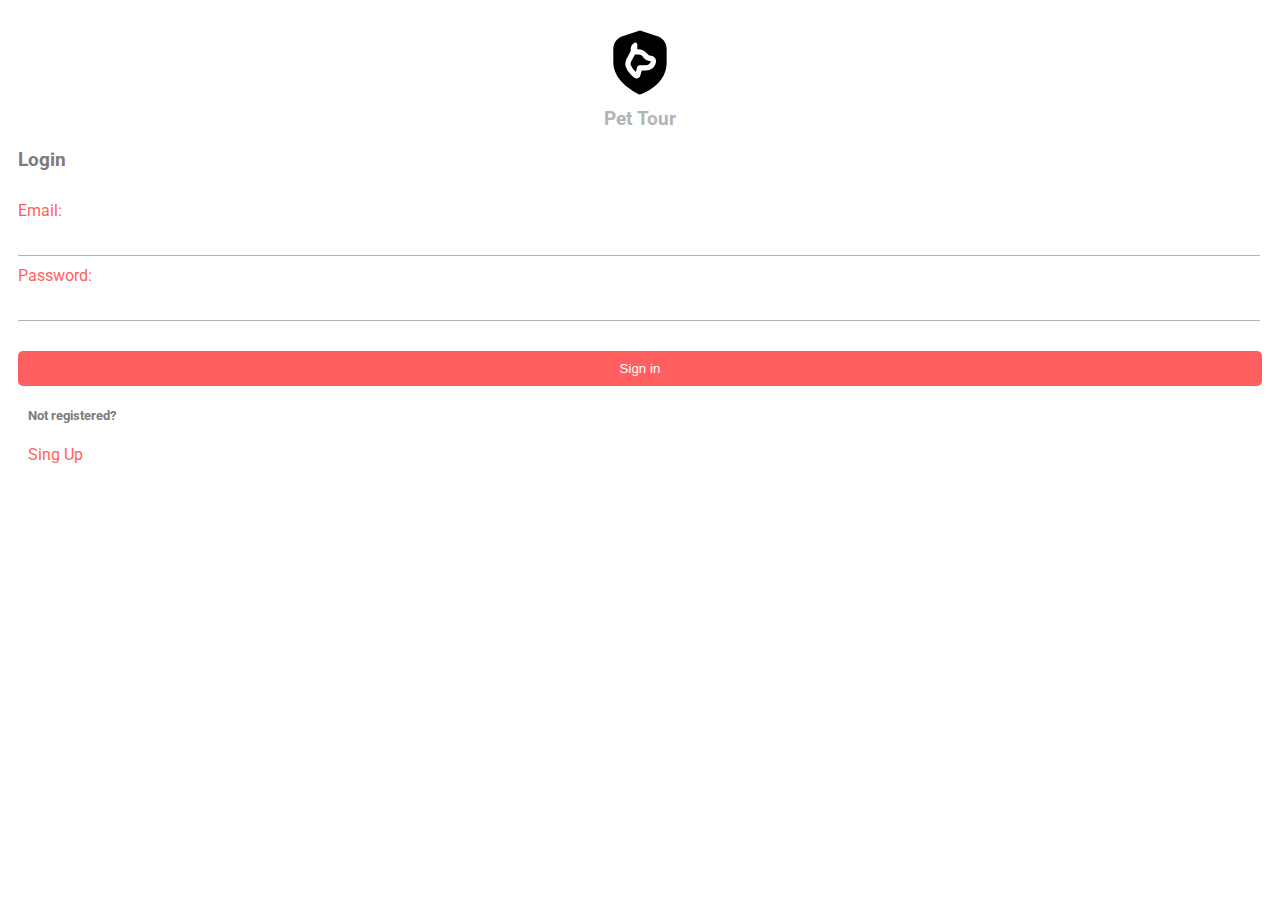
<file: index.html>
<!DOCTYPE html>
<html lang="en">
<head>
    <meta charset="UTF-8">
    <meta name="viewport" content="width=device-width, initial-scale=1.0">
    <title>PassAnimals</title>
    <link rel="stylesheet" href=".//CSS/style.css">
    <link rel="preconnect" href="https://fonts.googleapis.com"><link rel="preconnect" href="https://fonts.gstatic.com" crossorigin><link href="https://fonts.googleapis.com/css2?family=Raleway:wght@700&family=Roboto:wght@400;500;700;900&display=swap" rel="stylesheet">
</head>
<body>
    <div class="Container">
        <div class="contLogoPrin">
            <svg class="logoPrin" xmlns="http://www.w3.org/2000/svg" id="Layer_1" data-name="Layer 1" viewBox="0 0 24 24">
                <path d="m15.995,11.446s.024.093-.04.333c-.193.719-.872,1.221-1.652,1.221h-2.404c-.45,0-.845.301-.964.735l-.5,1.822c-.926-.875-1.573-1.763-1.849-2.551-.147-.421-.101-.922.115-1.355l1.402-2.65h1.14c.768,0,1.465.333,1.819.867.656.992,1.809,1.633,2.935,1.633v-.054Zm6.002-4.574v5.171c0,7.434-7.047,10.848-9.208,11.717,0,0-.483.24-.791.24s-.85-.307-.85-.307c-2.147-1.074-9.153-5.087-9.153-11.65v-5.171c0-2.16,1.377-4.067,3.427-4.746L11.683.051c.205-.067.425-.067.63,0l6.259,2.075c2.05.68,3.427,2.587,3.427,4.746Zm-4.393,3.398c-.562-.733-1.439-.77-1.609-.77-.387,0-.946-.253-1.268-.738-.731-1.104-2.035-1.762-3.486-1.762h-.242v-1.79c0-.503-.517-.851-.979-.654-.894.381-1.521,1.268-1.521,2.302v.895s-1.577,2.983-1.577,2.983c-.468.934-.55,2.002-.225,2.931.577,1.649,1.983,3.066,3.062,3.964.274.228.612.348.956.348.15,0,.301-.023.448-.069.479-.151.844-.531.977-1.015l.52-1.894h1.642c1.684,0,3.157-1.112,3.584-2.704.272-1.017-.003-1.663-.281-2.026Z"/>
            </svg>
            <h3 class="Printitle" >
                Pet Tour
            </h3>   
        </div>

        <div class="loginContainer">
            <h3 class="TextLogin">Login</h3>
            <form id="loginForm">
                <div class="inputGroup">
                    <label class="Text" for="email">Email:</label>
                    <input type="email" id="loginEmail" required>
                </div>
                <div class="inputGroup">
                    <label class="Text" for="password">Password:</label>
                    <input type="password" id="loginPassword" required>
                </div>
                <button class="ButtonLogin" type="submit">Sign in</button>
            </form>
        </div>

        <div class="SingContainer">
            <h5 class="TextRegis">
                Not registered?
            </h5>
            <a class="TextSing" href="SingUp.html">Sing Up</a>
        </div>
    </div>

    <script src="./JS/Login.js"></script>
</body>
</html>
</file>
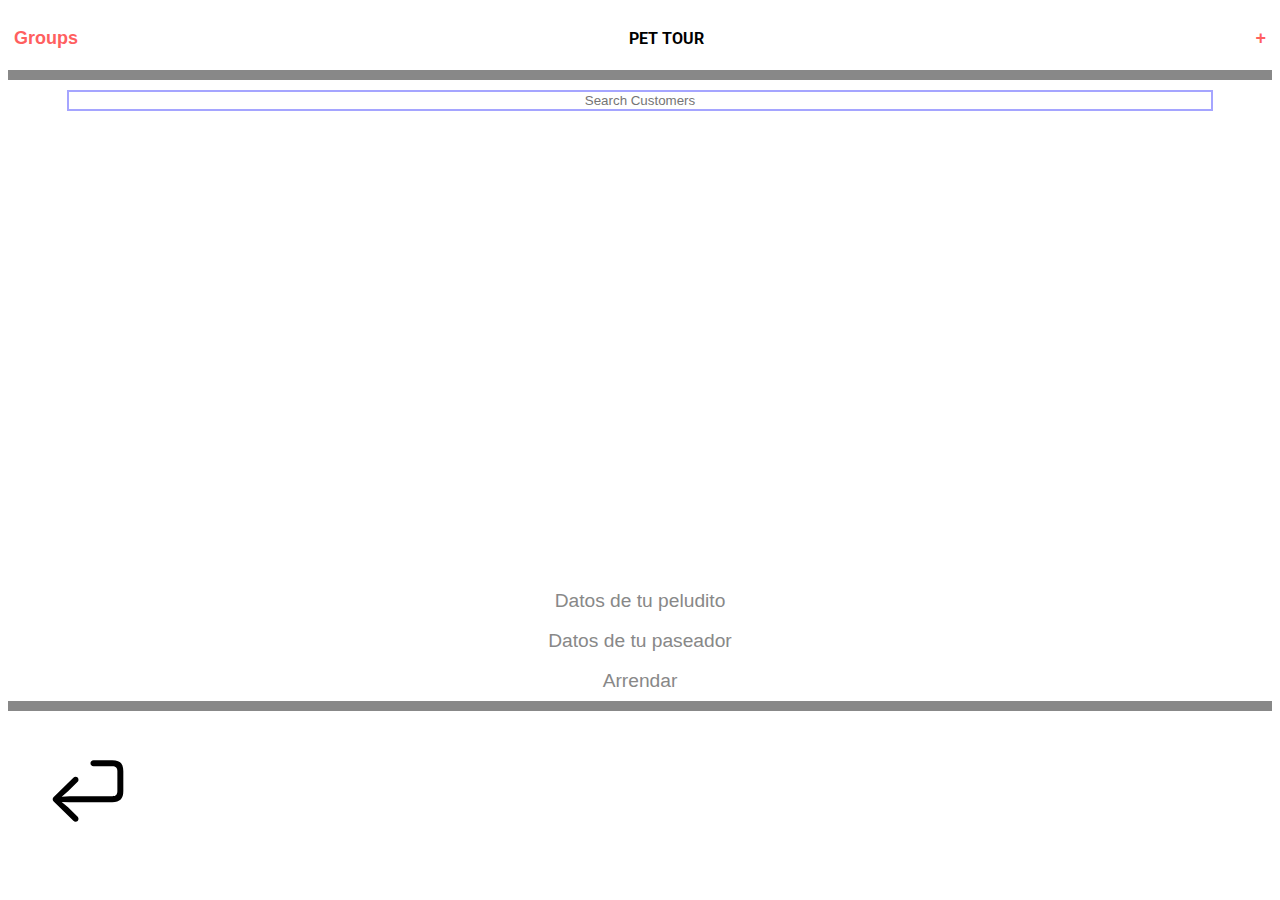
<file: MyPet.html>
<!DOCTYPE html>
<html lang="en">
<head>
    <meta charset="UTF-8">
    <meta name="viewport" content="width=device-width, initial-scale=1.0">
    <title>Document</title>
    <link rel="preconnect" href="https://fonts.googleapis.com"><link rel="preconnect" href="https://fonts.gstatic.com" crossorigin><link href="https://fonts.googleapis.com/css2?family=Raleway:wght@700&family=Roboto:wght@400;500;700;900&display=swap" rel="stylesheet">
    <link rel="stylesheet" href=".//CSS/MyPet.css">
</head>
<body>
    <div class="Container">
        <div class="conPrev">
            <button id="openModalBtn" class="buttonModal">Groups</button>
            <div id="myModal" class="modal">
                <div class="modal-content">
                    <span class="close">&times;</span>
                    <div class="conContru">
                        <h4>sorry, groups are under construction</h4>
                        <svg class="IconContru" xmlns="http://www.w3.org/2000/svg" width="800px" height="800px" viewBox="0 0 24 24" id="Layer_1" data-name="Layer 1"><defs><style>.cls-1{fill:none;stroke:#020202;stroke-miterlimit:10;stroke-width:1.91px;}</style></defs><rect class="cls-1" x="6.6" y="9.98" width="10.8" height="4.05" transform="translate(-4.97 12) rotate(-45)"/><circle class="cls-1" cx="18.68" cy="5.32" r="3.82"/><circle class="cls-1" cx="5.32" cy="18.68" r="3.82"/><path class="cls-1" d="M12,9.14,9.14,12,6.27,9.14H4.36A2.87,2.87,0,0,1,1.5,6.27V4.36l.4.4A2.1,2.1,0,0,0,4.69,5a2,2,0,0,0,.15-3L4.36,1.5H6.27A2.87,2.87,0,0,1,9.14,4.36V6.27Z"/><path class="cls-1" d="M19.64,14.86a2.87,2.87,0,0,1,2.86,2.87v1.91l-.4-.4A2.1,2.1,0,0,0,19.31,19a2,2,0,0,0-.15,3l.48.48H17.73a2.87,2.87,0,0,1-2.87-2.86V17.73L12,14.86,14.86,12l2.87,2.86Z"/></svg>
                    </div>
                </div>
            </div>
            <h4> PET TOUR</h4>
            <button id="openModalBtn2" class="buttonModal">+</button>
            <div id="myModal2" class="modal">
                <div class="modal-content">
                    <span class="close2">&times;</span>
                    <div class="conContru">
                        <h4>Agrega a tu peludito</h4>
                        <form id="nameForm">
                            <div class="contFomr">
                                <label for="firstName">Nombre:</label>
                                <input type="text" class="input" id="firstName" name="firstName" required>
                                <br>
                                <label for="edad">Edad:</label>
                                <input type="text" class="input" id="edad" name="edad" required>
                                <br>
                                <label for="raza">raza:</label>
                                <input type="text" class="input" id="raza" name="raza" required>
                                <br>
                                <button class="buttonAgre" type="submit">Agregar</button>
                            </div>
                        </form>
                    </div>
                </div>
            </div>
        </div>

        <div class="line"></div>
        <input class="inputCus" type="text" placeholder="Search Customers">
        <!-- <svg class="IconLocation" xmlns="http://www.w3.org/2000/svg" width="800px" height="800px" viewBox="0 0 1024 1024" class="icon" version="1.1"><path d="M309.2 584.776h105.5l-49 153.2H225.8c-7.3 0-13.3-6-13.3-13.3 0-2.6 0.8-5.1 2.2-7.3l83.4-126.7c2.5-3.6 6.7-5.9 11.1-5.9z" fill="#FFFFFF"/><path d="M404.5 791.276H225.8c-36.7 0-66.5-29.8-66.5-66.5 0-13 3.8-25.7 11-36.6l83.4-126.7c12.3-18.7 33.1-29.9 55.5-29.9h178.4l-83.1 259.7z m-95.3-206.5c-4.5 0-8.6 2.2-11.1 6l-83.4 126.7c-1.4 2.2-2.2 4.7-2.2 7.3 0 7.3 6 13.3 13.3 13.3h139.9l49-153.2H309.2z" fill="#333333"/><path d="M454.6 584.776h109.6l25.3 153.3H429.3z" fill="#FFFFFF"/><path d="M652.2 791.276H366.6l42.8-259.6h200l42.8 259.6z m-222.9-53.2h160.2l-25.3-153.3H454.6l-25.3 153.3z" fill="#333333"/><path d="M618.6 584.776h105.5c4.5 0 8.6 2.2 11.1 6l83.5 126.7c4 6.1 2.3 14.4-3.8 18.4-2.2 1.4-4.7 2.2-7.3 2.2H667.7l-49.1-153.3z" fill="#FFFFFF"/><path d="M807.6 791.276H628.9l-83.1-259.7h178.4c22.4 0 43.2 11.2 55.5 29.9l83.4 126.7c9.8 14.8 13.2 32.6 9.6 50s-13.7 32.3-28.6 42.1c-10.8 7.2-23.5 11-36.5 11z m-139.9-53.2h139.9c2.6 0 5.1-0.8 7.3-2.2 4-2.6 5.3-6.4 5.7-8.4 0.4-2 0.7-6-1.9-10l-83.4-126.6c-2.5-3.8-6.6-6-11.1-6H618.6l49.1 153.2z" fill="#333333"/><path d="M534.1 639.7C652.5 537.4 711.7 445.8 711.7 365c0-127-102.7-212.1-195-212.1s-195 85.1-195 212.1c0 80.8 59.2 172.3 177.7 274.7 9.9 8.6 24.7 8.6 34.7 0z" fill="#8CAAFF"/><path d="M516.7 672.7c-12.5 0-24.9-4.3-34.8-12.9C356.2 551.2 295.1 454.7 295.1 365c0-142.8 114.6-238.7 221.6-238.7S738.3 222.2 738.3 365c0 89.7-61.1 186.2-186.9 294.8-9.8 8.6-22.3 12.9-34.7 12.9z m0-493.2c-79.7 0-168.4 76.2-168.4 185.5 0 72.3 56.7 158 168.4 254.6C628.5 523 685.1 437.3 685.1 365c0-109.3-88.7-185.5-168.4-185.5z" fill="#333333"/><path d="M516.7 348m-97.5 0a97.5 97.5 0 1 0 195 0 97.5 97.5 0 1 0-195 0Z" fill="#FFFFFF"/><path d="M516.7 472.1c-68.4 0-124.1-55.7-124.1-124.1s55.7-124.1 124.1-124.1S640.8 279.5 640.8 348 585.1 472.1 516.7 472.1z m0-195.1c-39.1 0-70.9 31.8-70.9 70.9 0 39.1 31.8 70.9 70.9 70.9s70.9-31.8 70.9-70.9c0-39.1-31.8-70.9-70.9-70.9z" fill="#333333"/></svg> -->

        <div class="mapouter"><div class="gmap_canvas"><iframe width="820" height="560" id="gmap_canvas" src="https://maps.google.com/maps?q=bogota+colombia+&t=&z=13&ie=UTF8&iwloc=&output=embed" frameborder="0" scrolling="no" marginheight="0" marginwidth="0"></iframe><a href="https://online.stopwatch-timer.net/">timer for kids</a><br><a href="https://textcaseconvert.com/"></a><br><style>.mapouter{position: relative;text-align: right;height: 200px;width: 324px;}</style><a href="https://www.mapembed.net">embedding maps in website</a><style>.gmap_canvas{overflow: hidden;background: none !important;height: 400px;width: 324px;}</style></div></div>
        <div class="contRes">
            <button id="button1" class="ButtonDatos">Datos de tu peludito</button>
            <div id="info1" class="info-div">
                <div id="output" class="conText"></div>
            </div>
            
            <button id="button2" class="ButtonDatos">Datos de tu paseador</button>
            <div id="info2" class="info-div">
                <div class="conText">
                    <label for="">Nombre: Nicolas Cardenas</label> <br>
                    <label for="">Edad: 22 años</label> <br>
                    <label class="text" for="">Puntucacion:   
                        <svg xmlns="http://www.w3.org/2000/svg" width="20px" height="20px" viewBox="0 0 1024 1024" class="icon" version="1.1"><path d="M923.2 429.6H608l-97.6-304-97.6 304H97.6l256 185.6L256 917.6l256-187.2 256 187.2-100.8-302.4z" fill="#FAD97F"/><path d="M1024 396H633.6L512 21.6 390.4 396H0l315.2 230.4-121.6 374.4L512 770.4l316.8 232L707.2 628 1024 396zM512 730.4l-256 187.2 97.6-302.4-256-185.6h315.2l97.6-304 97.6 304h315.2l-256 185.6L768 917.6l-256-187.2z" fill=""/></svg>
                        <svg xmlns="http://www.w3.org/2000/svg" width="20px" height="20px" viewBox="0 0 1024 1024" class="icon" version="1.1"><path d="M923.2 429.6H608l-97.6-304-97.6 304H97.6l256 185.6L256 917.6l256-187.2 256 187.2-100.8-302.4z" fill="#FAD97F"/><path d="M1024 396H633.6L512 21.6 390.4 396H0l315.2 230.4-121.6 374.4L512 770.4l316.8 232L707.2 628 1024 396zM512 730.4l-256 187.2 97.6-302.4-256-185.6h315.2l97.6-304 97.6 304h315.2l-256 185.6L768 917.6l-256-187.2z" fill=""/></svg>
                        <svg xmlns="http://www.w3.org/2000/svg" width="20px" height="20px" viewBox="0 0 1024 1024" class="icon" version="1.1"><path d="M923.2 429.6H608l-97.6-304-97.6 304H97.6l256 185.6L256 917.6l256-187.2 256 187.2-100.8-302.4z" fill="#FAD97F"/><path d="M1024 396H633.6L512 21.6 390.4 396H0l315.2 230.4-121.6 374.4L512 770.4l316.8 232L707.2 628 1024 396zM512 730.4l-256 187.2 97.6-302.4-256-185.6h315.2l97.6-304 97.6 304h315.2l-256 185.6L768 917.6l-256-187.2z" fill=""/></svg>
                        <svg xmlns="http://www.w3.org/2000/svg" width="20px" height="20px" viewBox="0 0 1024 1024" class="icon" version="1.1"><path d="M923.2 429.6H608l-97.6-304-97.6 304H97.6l256 185.6L256 917.6l256-187.2 256 187.2-100.8-302.4z" fill="#FAD97F"/><path d="M1024 396H633.6L512 21.6 390.4 396H0l315.2 230.4-121.6 374.4L512 770.4l316.8 232L707.2 628 1024 396zM512 730.4l-256 187.2 97.6-302.4-256-185.6h315.2l97.6-304 97.6 304h315.2l-256 185.6L768 917.6l-256-187.2z" fill=""/></svg>
                    </label> <br>
                </div>
            </div>
            
            <button id="button3" class="ButtonDatos">Arrendar</button>
            <div id="info3" class="info-div">
                <div class="conText">
                    <label for="">no tienes mas paseadores disponibles</label>
                </div>
            </div>
            
            <div class="line"></div>
            <div class="contReturn">
                
                <a href="./PetTour.html">
                    <svg class="Return" xmlns="http://www.w3.org/2000/svg" fill="#000000" width="800px" height="800px" viewBox="0 0 56 56"><path d="M 19.2811 49.5156 C 20.5233 49.5156 21.3436 48.6719 21.3436 47.4531 C 21.3436 46.8438 21.1561 46.3984 20.7811 46.0234 L 14.0311 39.4375 L 9.5780 35.6406 L 15.0858 35.8750 L 44.9920 35.8750 C 50.4529 35.8750 52.7267 33.3672 52.7267 28.0703 L 52.7267 14.2188 C 52.7267 8.7578 50.4529 6.4844 44.9920 6.4844 L 31.8671 6.4844 C 30.5780 6.4844 29.7342 7.4219 29.7342 8.5703 C 29.7342 9.7188 30.5780 10.6562 31.8671 10.6562 L 44.9920 10.6562 C 47.4764 10.6562 48.5545 11.7344 48.5545 14.2188 L 48.5545 28.0703 C 48.5545 30.6250 47.4764 31.7031 44.9920 31.7031 L 15.0858 31.7031 L 9.5780 31.9375 L 14.0311 28.1406 L 20.7811 21.5547 C 21.1561 21.1797 21.3436 20.7109 21.3436 20.1016 C 21.3436 18.9062 20.5233 18.0391 19.2811 18.0391 C 18.7655 18.0391 18.1561 18.2969 17.7577 18.6953 L 3.9764 32.2188 C 3.5077 32.6640 3.2733 33.2031 3.2733 33.7891 C 3.2733 34.3516 3.5077 34.9140 3.9764 35.3594 L 17.7577 48.8828 C 18.1561 49.2813 18.7655 49.5156 19.2811 49.5156 Z"/></svg>
                </a>
            </div>
        </div>

    </div>

    <script src="./JS/MyPet.js"></script>
</body>
</html>
</file>
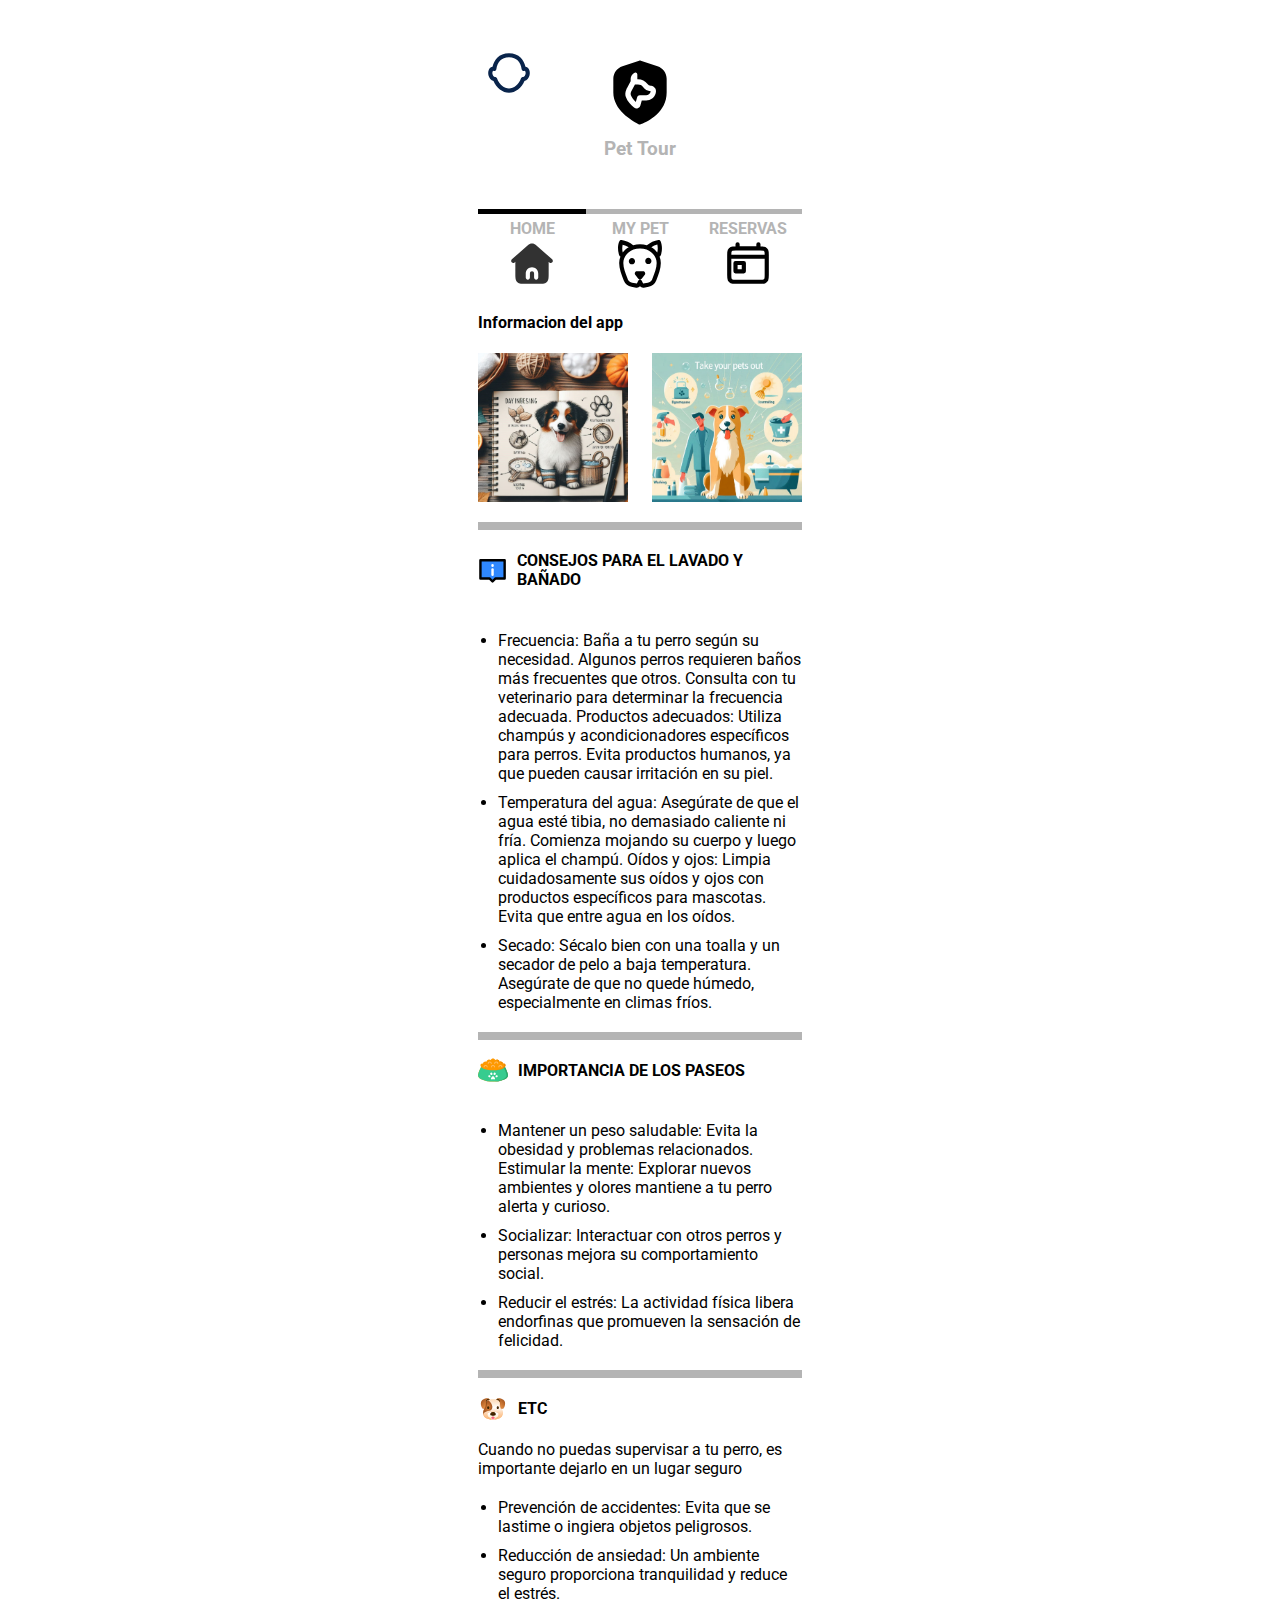
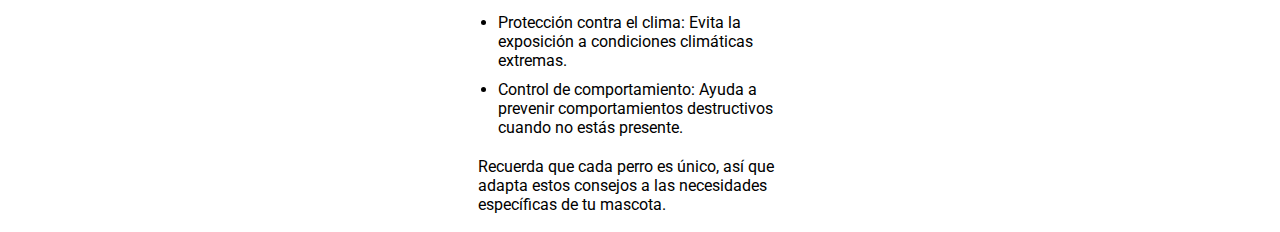
<file: PetTour.html>
<!DOCTYPE html>
<html lang="en">
<head>
    <meta charset="UTF-8">
    <meta name="viewport" content="width=device-width, initial-scale=1.0">
    <title>Document</title>
    <link rel="stylesheet" href=".//CSS/PetTour.css">
    <link rel="preconnect" href="https://fonts.googleapis.com"><link rel="preconnect" href="https://fonts.gstatic.com" crossorigin><link href="https://fonts.googleapis.com/css2?family=Raleway:wght@700&family=Roboto:wght@400;500;700;900&display=swap" rel="stylesheet">
</head>
</head>
<body>
    
<div class="Container">
    <div id="myModal" class="modal">
        <div class="modal-content">
            <span class="close">&times;</span>
            <div class="ContPerfil">
                <svg class="IconPerfil" xmlns="http://www.w3.org/2000/svg" fill="#000000" width="800px" height="800px" viewBox="0 0 56 56">
                    <path d="M23.9048968,47.8098224 C27.1703451,47.8098224 30.2443962,47.1848496 33.12705,45.9349039 C36.0097038,44.6849838 38.5525208,42.9585235 40.7555009,40.7555229 C42.9584809,38.5525217 44.6848958,36.0097022 45.9347455,33.1270644 C47.1849152,30.2444106 47.81,27.1703595 47.81,23.9049112 C47.81,20.6394629 47.1849152,17.5654118 45.9347455,14.682758 C44.6848958,11.8001042 42.9584809,9.25728722 40.7555009,7.05430715 C38.5525208,4.85129509 36.0058001,3.12483221 33.1153387,1.87491852 C30.2248773,0.624972842 27.1469224,0 23.8814741,0 C20.6160258,0 17.5419748,0.624972842 14.6593209,1.87491852 C11.7766671,3.12483221 9.23775392,4.85129509 7.04258141,7.05430715 C4.84737691,9.25728722 3.12481781,11.8001042 1.87490413,14.682758 C0.624968042,17.5654118 1.70520664e-15,20.6394629 1.70520664e-15,23.9049112 C1.70520664e-15,27.1703595 0.624968042,30.2444106 1.87490413,33.1270644 C3.12481781,36.0097022 4.85128069,38.5525217 7.05429275,40.7555229 C9.25730482,42.9585235 11.8001378,44.6849838 14.6827916,45.9349039 C17.5654134,47.1848496 20.6394485,47.8098224 23.9048968,47.8098224 Z M23.9048968,35.9745522 C22.2175037,35.9745522 20.7410268,35.6698814 19.475466,35.0605396 C18.2099052,34.4511979 17.2216728,33.755925 16.5107688,32.974721 C15.7998968,32.1935169 15.4444608,31.5372978 15.4444608,31.0060637 C15.4444608,30.7092164 15.5616382,30.5061078 15.795993,30.396738 C16.0303478,30.2873682 16.2725262,30.2873682 16.5225281,30.396738 C17.413102,30.8654476 18.4247571,31.3263497 19.5574934,31.7794442 C20.6902297,32.2325707 22.1393641,32.459134 23.9048968,32.459134 C25.6548144,32.459134 27.1000451,32.2364905 28.2405889,31.7912036 C29.3811647,31.3459166 30.388932,30.8810948 31.2638908,30.396738 C31.5138608,30.2873682 31.7560231,30.2873682 31.9903779,30.396738 C32.2247328,30.5061078 32.3419102,30.7092164 32.3419102,31.0060637 C32.3419102,31.5372978 31.9903779,32.1935169 31.2873135,32.974721 C30.5842171,33.755925 29.5959846,34.4511979 28.3226163,35.0605396 C27.0492479,35.6698814 25.5766748,35.9745522 23.9048968,35.9745522 Z M16.7334282,21.7018831 C15.9834864,21.7018831 15.3233636,21.3933085 14.7530597,20.7761592 C14.1827877,20.1590099 13.8976518,19.3660945 13.8976518,18.397413 C13.8976518,17.4130844 14.178884,16.6084417 14.7413483,15.9834848 C15.3038127,15.358528 15.9678393,15.0460496 16.7334282,15.0460496 C17.5146323,15.0460496 18.1942901,15.358528 18.7724015,15.9834848 C19.350481,16.6084417 19.6395208,17.4130844 19.6395208,18.397413 C19.6395208,19.3660945 19.3465612,20.1590099 18.7606422,20.7761592 C18.1747552,21.3933085 17.4990172,21.7018831 16.7334282,21.7018831 Z M31.0529427,21.7018831 C30.3030009,21.7018831 29.6389742,21.3933085 29.0608628,20.7761592 C28.4827833,20.1590099 28.1937435,19.3660945 28.1937435,18.397413 C28.1937435,17.4130844 28.4788795,16.6084417 29.0491514,15.9834848 C29.6194233,15.358528 30.2873538,15.0460496 31.0529427,15.0460496 C31.8341467,15.0460496 32.5137885,15.358528 33.091868,15.9834848 C33.6699795,16.6084417 33.9590352,17.4130844 33.9590352,18.397413 C33.9590352,19.3660945 33.6660757,20.1590099 33.0801566,20.7761592 C32.4942696,21.3933085 31.8185316,21.7018831 31.0529427,21.7018831 Z" transform="translate(4 4)"/>
                </svg>
                <h4 class="NamePerfil">Nicolas Cardenas</h4>
                <label class="TextPerfil" for="">Nicolas.cardenas@gmail.com</label>
            </div>
            <ul class="list">
                <li>
                    <a href="./PetTour.html">
                            <div class="secPerfil">
                            <svg class="printPerfil" xmlns="http://www.w3.org/2000/svg" width="800px" height="800px" viewBox="0 0 24 24" fill="none">
                                <rect width="24" height="24" fill="white"/>
                                <path class="printPerfil" fill-rule="evenodd" clip-rule="evenodd" d="M13.9931 3.43368C12.8564 2.42331 11.1436 2.42331 10.0069 3.43368L2.33565 10.2526C1.92286 10.6195 1.88568 11.2516 2.2526 11.6644C2.61952 12.0771 3.25159 12.1143 3.66437 11.7474L4.00001 11.4491L4.00001 17.0658C3.99996 17.9523 3.99992 18.7161 4.08215 19.3278C4.17028 19.9833 4.36903 20.6117 4.87869 21.1213C5.38835 21.631 6.0167 21.8297 6.67222 21.9179C7.28388 22.0001 8.04769 22 8.93418 22H15.0658C15.9523 22 16.7161 22.0001 17.3278 21.9179C17.9833 21.8297 18.6117 21.631 19.1213 21.1213C19.631 20.6117 19.8297 19.9833 19.9179 19.3278C20.0001 18.7161 20.0001 17.9523 20 17.0659L20 11.4491L20.3356 11.7474C20.7484 12.1143 21.3805 12.0771 21.7474 11.6644C22.1143 11.2516 22.0772 10.6195 21.6644 10.2526L13.9931 3.43368ZM12 16C11.4477 16 11 16.4477 11 17V19C11 19.5523 10.5523 20 10 20C9.44772 20 9 19.5523 9 19V17C9 15.3431 10.3431 14 12 14C13.6569 14 15 15.3431 15 17V19C15 19.5523 14.5523 20 14 20C13.4477 20 13 19.5523 13 19V17C13 16.4477 12.5523 16 12 16Z" fill="#323232"/>
                            </svg>
                            <label for="">Home</label>
                            <label for="" class="simbol"><</label>
                        </div>
                    </a>
                </li>
                <li>
                    <a href="./Reports.html">
                            <div class="secPerfil">
                                <svg class="printPerfil" xmlns="http://www.w3.org/2000/svg" width="800px" height="800px" viewBox="0 0 24 24">

                                    <defs>
                                    
                                    <style>.cls-1{fill:none;stroke:#000000;stroke-linecap:round;stroke-linejoin:round;stroke-width:1.5px;}</style>
                                    
                                    </defs>
                                    
                                    <g id="ic-statistics-2">
                                    
                                    <line class="cls-1 printPerfil" x1="2" y1="20" x2="22" y2="20"/>
                                    
                                    <path class="cls-1 printPerfil" d="M5,20V8.2A.2.2,0,0,1,5.2,8H7.8a.2.2,0,0,1,.2.2V20"/>
                                    
                                    <path class="cls-1 printPerfil" d="M11,20V4.27c0-.15.09-.27.2-.27h2.6c.11,0,.2.12.2.27V20"/>
                                    
                                    <path class="cls-1 printPerfil" d="M17,20V11.15c0-.08.09-.15.2-.15h2.6c.11,0,.2.07.2.15V20"/>
                                    
                                    </g>
                                    
                                    </svg>
                            <label for="">Reports</label>
                            <label for="" class="simbol">></label>
                        </div>
                    </a>
                </li>
                <li>
                    <a href="./MyPet.html">
                            <div class="secPerfil">
                                <svg class="printPerfil" xmlns="http://www.w3.org/2000/svg" fill="#000000" width="800px" height="800px" viewBox="-1.5 0 19 19" class="cf-icon-svg"><path d="M4.086 7.9a1.91 1.91 0 0 1-.763 2.52c-.81.285-1.782-.384-2.17-1.492a1.91 1.91 0 0 1 .762-2.521c.81-.285 1.782.384 2.171 1.492zm6.521 7.878a2.683 2.683 0 0 1-1.903-.788.996.996 0 0 0-1.408 0 2.692 2.692 0 0 1-3.807-3.807 6.377 6.377 0 0 1 9.022 0 2.692 2.692 0 0 1-1.904 4.595zM7.73 6.057c.127 1.337-.563 2.496-1.54 2.588-.977.092-1.872-.917-1.998-2.254-.127-1.336.563-2.495 1.54-2.587.977-.093 1.871.916 1.998 2.253zm.54 0c-.127 1.337.563 2.496 1.54 2.588.977.092 1.871-.917 1.998-2.254.127-1.336-.563-2.495-1.54-2.587-.977-.093-1.872.916-1.998 2.253zm3.644 1.842a1.91 1.91 0 0 0 .763 2.522c.81.284 1.782-.385 2.17-1.493a1.91 1.91 0 0 0-.762-2.521c-.81-.285-1.782.384-2.171 1.492z"/></svg>
                            <label for="">My Pet</label>
                            <label for="" class="simbol">></label>
                        </div>
                    </a>
                </li>
                <li>
                    <a href="./reservas.html">
                            <div class="secPerfil">
                                <svg class="printPerfil" xmlns="http://www.w3.org/2000/svg" fill="#000000" width="20px" height="20px" viewBox="0 0 32 32" version="1.1">
                                    <path d="M27.267 11.489c0.21 6.687-10.266 11.384-11.25 15.056-1.075-4.011-11.060-8.078-11.283-15.056-0.214-6.701 8.047-8.155 11.283-2.55 3.316-5.743 11.043-4.039 11.25 2.55z"/>
                                </svg>
                            <label for="">Bookings</label>
                            <label for="" class="simbol">></label>
                        </div>
                    </a>
                </li>
            </ul>
            <a href="./index.html">
                <svg class="Return" xmlns="http://www.w3.org/2000/svg" fill="#000000" width="800px" height="800px" viewBox="0 0 56 56"><path d="M 19.2811 49.5156 C 20.5233 49.5156 21.3436 48.6719 21.3436 47.4531 C 21.3436 46.8438 21.1561 46.3984 20.7811 46.0234 L 14.0311 39.4375 L 9.5780 35.6406 L 15.0858 35.8750 L 44.9920 35.8750 C 50.4529 35.8750 52.7267 33.3672 52.7267 28.0703 L 52.7267 14.2188 C 52.7267 8.7578 50.4529 6.4844 44.9920 6.4844 L 31.8671 6.4844 C 30.5780 6.4844 29.7342 7.4219 29.7342 8.5703 C 29.7342 9.7188 30.5780 10.6562 31.8671 10.6562 L 44.9920 10.6562 C 47.4764 10.6562 48.5545 11.7344 48.5545 14.2188 L 48.5545 28.0703 C 48.5545 30.6250 47.4764 31.7031 44.9920 31.7031 L 15.0858 31.7031 L 9.5780 31.9375 L 14.0311 28.1406 L 20.7811 21.5547 C 21.1561 21.1797 21.3436 20.7109 21.3436 20.1016 C 21.3436 18.9062 20.5233 18.0391 19.2811 18.0391 C 18.7655 18.0391 18.1561 18.2969 17.7577 18.6953 L 3.9764 32.2188 C 3.5077 32.6640 3.2733 33.2031 3.2733 33.7891 C 3.2733 34.3516 3.5077 34.9140 3.9764 35.3594 L 17.7577 48.8828 C 18.1561 49.2813 18.7655 49.5156 19.2811 49.5156 Z"/></svg>
            </a>

        </div>
    </div>
        <div class="contLogoPrin">
            <div class="conButton">
                <button id="openModalBtn" class="openModalBtn">
                    <svg class="OpenModal" xmlns="http://www.w3.org/2000/svg" xmlns:xlink="http://www.w3.org/1999/xlink" width="800px" height="800px" viewBox="0 0 24 24" version="1.1">
                        <g id="页面-1" stroke="none" stroke-width="1" fill="none" fill-rule="evenodd">
                            <g id="Part" transform="translate(-240.000000, 0.000000)">
                                <g class="OpenModal" id="face_line" transform="translate(240.000000, 0.000000)">
                                    <path d="M24,0 L24,24 L0,24 L0,0 L24,0 Z M12.5934901,23.257841 L12.5819402,23.2595131 L12.5108777,23.2950439 L12.4918791,23.2987469 L12.4918791,23.2987469 L12.4767152,23.2950439 L12.4056548,23.2595131 C12.3958229,23.2563662 12.3870493,23.2590235 12.3821421,23.2649074 L12.3780323,23.275831 L12.360941,23.7031097 L12.3658947,23.7234994 L12.3769048,23.7357139 L12.4804777,23.8096931 L12.4953491,23.8136134 L12.4953491,23.8136134 L12.5071152,23.8096931 L12.6106902,23.7357139 L12.6232938,23.7196733 L12.6232938,23.7196733 L12.6266527,23.7031097 L12.609561,23.275831 C12.6075724,23.2657013 12.6010112,23.2592993 12.5934901,23.257841 L12.5934901,23.257841 Z M12.8583906,23.1452862 L12.8445485,23.1473072 L12.6598443,23.2396597 L12.6498822,23.2499052 L12.6498822,23.2499052 L12.6471943,23.2611114 L12.6650943,23.6906389 L12.6699349,23.7034178 L12.6699349,23.7034178 L12.678386,23.7104931 L12.8793402,23.8032389 C12.8914285,23.8068999 12.9022333,23.8029875 12.9078286,23.7952264 L12.9118235,23.7811639 L12.8776777,23.1665331 C12.8752882,23.1545897 12.8674102,23.1470016 12.8583906,23.1452862 L12.8583906,23.1452862 Z M12.1430473,23.1473072 C12.1332178,23.1423925 12.1221763,23.1452606 12.1156365,23.1525954 L12.1099173,23.1665331 L12.0757714,23.7811639 C12.0751323,23.7926639 12.0828099,23.8018602 12.0926481,23.8045676 L12.108256,23.8032389 L12.3092106,23.7104931 L12.3186497,23.7024347 L12.3186497,23.7024347 L12.3225043,23.6906389 L12.340401,23.2611114 L12.337245,23.2485176 L12.337245,23.2485176 L12.3277531,23.2396597 L12.1430473,23.1473072 Z" id="MingCute" fill-rule="nonzero">
                                        
                                    </path>
                                    <path class="Icon" d="M7.7752,5.57341 C6.80489,6.55 6.178,7.96828 5.92537,9.69938 C5.88358,9.98571 5.71982,10.2399 5.47637,10.3963 C5.23292,10.5527 4.93366,10.596 4.65587,10.515 C4.37937,10.4343 4.20622,10.6867 4.1192,10.921 C4.00625,11.225 3.97168,11.6661 4.10296,12.156 C4.21695,12.5814 4.61995,13.4658 5.19309,13.4126 C5.65296,13.37 6.08222,13.6478 6.23164,14.0848 C7.24788,17.0569 9.79892,19 12,19 C14.2011,19 16.7523,17.0568 17.7684,14.0845 C17.9182,13.6464 18.3491,13.3684 18.81,13.4125 C19.3833,13.4674 19.7872,12.5809 19.901,12.156 C20.0323,11.666 19.9977,11.225 19.8848,10.921 C19.7974,10.6859 19.6238,10.4338 19.3467,10.5154 C19.0687,10.5972 18.7688,10.5545 18.5248,10.3981 C18.2808,10.2417 18.1166,9.9872 18.0747,9.70041 C17.8222,7.96902 17.1954,6.55048 16.2251,5.5737 C15.2723,4.61465 13.909,4 12,4 C10.0911,4 8.72792,4.61453 7.7752,5.57341 Z M6.35644,4.16376 C7.72691,2.78442 9.62165,2 12,2 C14.3786,2 16.2734,2.78458 17.6439,4.16417 C18.7996,5.32746 19.5237,6.85385 19.8944,8.53712 C19.9489,8.5475 20.0034,8.55995 20.0578,8.57455 C20.9268,8.80739 21.487,9.4907 21.7596,10.2244 C22.0331,10.9607 22.0589,11.8299 21.8329,12.6736 C21.5159,13.8566 20.6679,15.0237 19.4309,15.3392 C18.0793,18.589 15.0863,21 12,21 C8.91331,21 5.92,18.5884 4.56863,15.338 C3.33385,15.0207 2.48774,13.8553 2.17111,12.6736 C1.94504,11.8299 1.97085,10.9607 2.24441,10.2244 C2.51701,9.49071 3.07715,8.8074 3.94612,8.57455 C3.9992,8.56033 4.0523,8.54815 4.10534,8.53792 C4.4761,6.85415 5.20039,5.32729 6.35644,4.16376 Z" id="形状" fill="#09244B">
                                        
                                    </path>
                                </g>
                            </g>
                        </g>
                    </svg>
                </button>
            </div>
            <svg class="logoPrin" xmlns="http://www.w3.org/2000/svg" id="Layer_1" data-name="Layer 1" viewBox="0 0 24 24">
                <path d="m15.995,11.446s.024.093-.04.333c-.193.719-.872,1.221-1.652,1.221h-2.404c-.45,0-.845.301-.964.735l-.5,1.822c-.926-.875-1.573-1.763-1.849-2.551-.147-.421-.101-.922.115-1.355l1.402-2.65h1.14c.768,0,1.465.333,1.819.867.656.992,1.809,1.633,2.935,1.633v-.054Zm6.002-4.574v5.171c0,7.434-7.047,10.848-9.208,11.717,0,0-.483.24-.791.24s-.85-.307-.85-.307c-2.147-1.074-9.153-5.087-9.153-11.65v-5.171c0-2.16,1.377-4.067,3.427-4.746L11.683.051c.205-.067.425-.067.63,0l6.259,2.075c2.05.68,3.427,2.587,3.427,4.746Zm-4.393,3.398c-.562-.733-1.439-.77-1.609-.77-.387,0-.946-.253-1.268-.738-.731-1.104-2.035-1.762-3.486-1.762h-.242v-1.79c0-.503-.517-.851-.979-.654-.894.381-1.521,1.268-1.521,2.302v.895s-1.577,2.983-1.577,2.983c-.468.934-.55,2.002-.225,2.931.577,1.649,1.983,3.066,3.062,3.964.274.228.612.348.956.348.15,0,.301-.023.448-.069.479-.151.844-.531.977-1.015l.52-1.894h1.642c1.684,0,3.157-1.112,3.584-2.704.272-1.017-.003-1.663-.281-2.026Z"/>
            </svg>
            <h3 class="Printitle" >
                Pet Tour
            </h3>   
        </div>
        <div class="conBarra">
            <div class="contPrint">
                <div class="barraHome barra"></div>
                <h4 class="textBarra">HOME</h4>
                <div class="contSvg">
                    <a href="">
                        <svg class="print" xmlns="http://www.w3.org/2000/svg" width="800px" height="800px" viewBox="0 0 24 24" fill="none">
                            <rect width="24" height="24" fill="white"/>
                            <path fill-rule="evenodd" clip-rule="evenodd" d="M13.9931 3.43368C12.8564 2.42331 11.1436 2.42331 10.0069 3.43368L2.33565 10.2526C1.92286 10.6195 1.88568 11.2516 2.2526 11.6644C2.61952 12.0771 3.25159 12.1143 3.66437 11.7474L4.00001 11.4491L4.00001 17.0658C3.99996 17.9523 3.99992 18.7161 4.08215 19.3278C4.17028 19.9833 4.36903 20.6117 4.87869 21.1213C5.38835 21.631 6.0167 21.8297 6.67222 21.9179C7.28388 22.0001 8.04769 22 8.93418 22H15.0658C15.9523 22 16.7161 22.0001 17.3278 21.9179C17.9833 21.8297 18.6117 21.631 19.1213 21.1213C19.631 20.6117 19.8297 19.9833 19.9179 19.3278C20.0001 18.7161 20.0001 17.9523 20 17.0659L20 11.4491L20.3356 11.7474C20.7484 12.1143 21.3805 12.0771 21.7474 11.6644C22.1143 11.2516 22.0772 10.6195 21.6644 10.2526L13.9931 3.43368ZM12 16C11.4477 16 11 16.4477 11 17V19C11 19.5523 10.5523 20 10 20C9.44772 20 9 19.5523 9 19V17C9 15.3431 10.3431 14 12 14C13.6569 14 15 15.3431 15 17V19C15 19.5523 14.5523 20 14 20C13.4477 20 13 19.5523 13 19V17C13 16.4477 12.5523 16 12 16Z" fill="#323232"/>
                        </svg>
                    </a>
                </div>
            </div>
            <div class="contPrint">
                <div class="contPrintHo">
                    <div class="barra barraDoCa"></div>
                    <h4 class="textBarra"> MY PET</h4>
                    <div class="contSvg">
                        <a href="./MyPet.html">
                            <svg class="print" xmlns="http://www.w3.org/2000/svg" width="800px" height="800px" viewBox="0 0 24 24" fill="none">
                                <path class="print" fill-rule="evenodd" clip-rule="evenodd" d="M3.15452 1.01195C5.11987 1.32041 7.17569 2.2474 8.72607 3.49603C9.75381 3.17407 10.8558 2.99995 12 2.99995C13.1519 2.99995 14.261 3.17641 15.2946 3.5025C16.882 2.27488 18.8427 1.31337 20.8354 1.01339C21.2596 0.95092 21.7008 1.16534 21.8945 1.55273C22.6719 3.38958 22.6983 5.57987 22.2202 7.49248L22.2128 7.52213C22.0847 8.03536 21.9191 8.69868 21.3876 8.92182C21.7827 9.89315 22 10.9466 22 12.0526C22 14.825 20.8618 17.6774 19.8412 20.2348L19.8412 20.2348L19.7379 20.4936C19.1182 22.0486 17.7316 23.1196 16.125 23.418L13.8549 23.8397C13.1549 23.9697 12.4562 23.7172 12 23.2082C11.5438 23.7172 10.8452 23.9697 10.1452 23.8397L7.87506 23.418C6.26852 23.1196 4.88189 22.0486 4.26214 20.4936L4.15891 20.2348C3.13833 17.6774 2.00004 14.825 2.00004 12.0526C2.00004 10.9466 2.21737 9.89315 2.6125 8.92182C2.08046 8.69845 1.91916 8.05124 1.7909 7.53658L1.7799 7.49248C1.32311 5.66527 1.23531 3.2968 2.10561 1.55273C2.29827 1.16741 2.72906 0.945855 3.15452 1.01195ZM6.58478 4.44052C5.45516 5.10067 4.47474 5.9652 3.71373 6.98132C3.41572 5.76461 3.41236 4.41153 3.67496 3.18754C4.68842 3.48029 5.68018 3.89536 6.58478 4.44052ZM20.2863 6.98133C19.5303 5.97184 18.5577 5.11195 17.4374 4.45347C18.3364 3.9005 19.3043 3.45749 20.3223 3.17455C20.5884 4.40199 20.5853 5.76068 20.2863 6.98133ZM8.85364 5.56694C9.81678 5.20285 10.8797 4.99995 12 4.99995C13.1204 4.99995 14.1833 5.20285 15.1464 5.56694C18.0554 6.66661 20 9.1982 20 12.0526C20 14.4676 18.9891 16.9876 18.0863 19.238L18.0862 19.2382C18.0167 19.4115 17.9478 19.5832 17.8801 19.7531C17.5291 20.6338 16.731 21.2712 15.7597 21.4516L13.4896 21.8733L12.912 20.5896C12.7505 20.2307 12.3935 19.9999 12 19.9999C11.6065 19.9999 11.2496 20.2307 11.0881 20.5896L10.5104 21.8733L8.24033 21.4516C7.26908 21.2712 6.471 20.6338 6.12001 19.7531C6.05237 19.5834 5.98357 19.4119 5.91414 19.2388L5.91395 19.2384L5.91381 19.238C5.01102 16.9876 4.00004 14.4676 4.00004 12.0526C4.00004 9.1982 5.94472 6.66661 8.85364 5.56694ZM10.5 15.9999C10.1212 15.9999 9.77497 16.2139 9.60557 16.5527C9.43618 16.8915 9.47274 17.2969 9.7 17.5999L11.2 19.5999C11.3889 19.8517 11.6852 19.9999 12 19.9999C12.3148 19.9999 12.6111 19.8517 12.8 19.5999L14.3 17.5999C14.5273 17.2969 14.5638 16.8915 14.3944 16.5527C14.225 16.2139 13.8788 15.9999 13.5 15.9999H10.5ZM9.62134 11.1212C9.62134 11.9497 8.94977 12.6212 8.12134 12.6212C7.29291 12.6212 6.62134 11.9497 6.62134 11.1212C6.62134 10.2928 7.29291 9.62125 8.12134 9.62125C8.94977 9.62125 9.62134 10.2928 9.62134 11.1212ZM16 12.4999C16.8284 12.4999 17.5 11.8284 17.5 10.9999C17.5 10.1715 16.8284 9.49994 16 9.49994C15.1716 9.49994 14.5 10.1715 14.5 10.9999C14.5 11.8284 15.1716 12.4999 16 12.4999Z" fill="#000000"/>
                            </svg>
                        </a>
                    </div>
                </div>
            </div>
            <div class="contPrint ">
                <div class="contPrintHo">
                    <div class="barra barraDoCa"></div>
                    <h4 class="textBarra">RESERVAS</h4>
                    <div class="contSvg">
                        <a href="./reservas.html">
                            <svg class="print" xmlns="http://www.w3.org/2000/svg" width="800px" height="800px" viewBox="0 0 24 24" fill="none">
                                <path class="pint" d="M3 9H21M7 3V5M17 3V5M6 12H10V16H6V12ZM6.2 21H17.8C18.9201 21 19.4802 21 19.908 20.782C20.2843 20.5903 20.5903 20.2843 20.782 19.908C21 19.4802 21 18.9201 21 17.8V8.2C21 7.07989 21 6.51984 20.782 6.09202C20.5903 5.71569 20.2843 5.40973 19.908 5.21799C19.4802 5 18.9201 5 17.8 5H6.2C5.0799 5 4.51984 5 4.09202 5.21799C3.71569 5.40973 3.40973 5.71569 3.21799 6.09202C3 6.51984 3 7.07989 3 8.2V17.8C3 18.9201 3 19.4802 3.21799 19.908C3.40973 20.2843 3.71569 20.5903 4.09202 20.782C4.51984 21 5.07989 21 6.2 21Z" stroke="#000000" stroke-width="2" stroke-linecap="round" stroke-linejoin="round"/>
                            </svg>
                        </a>
                    </div>
                </div>
            </div>
        </div>
        <div class="ContInfo">
            <h4>Informacion del app</h4>
            <div class="contimages">
                <img src="./IMAGES/mascota1.png" alt="" width="150px">
                <img src="./IMAGES/mascota2.png" alt="" width="150px">
            </div>
            <div class="line"></div>
            <div class="contips">
                <svg class="Tips" xmlns="http://www.w3.org/2000/svg" width="800px" height="800px" viewBox="0 0 48 48" fill="none">
                    <rect width="48" height="48" fill="white" fill-opacity="0.01"/>
                    <path d="M44 8H4V38H19L24 43L29 38H44V8Z" fill="#2F88FF" stroke="#000000" stroke-width="4" stroke-linecap="round" stroke-linejoin="round"/>
                    <path d="M24 23V32" stroke="white" stroke-width="4" stroke-linecap="round"/>
                    <path d="M24 16V17" stroke="white" stroke-width="4" stroke-linecap="round"/>
                </svg>
                <h4>CONSEJOS PARA EL LAVADO Y BAÑADO</h4>
            </div>
            <ul >
                <li>
                    <label for="">
                        Frecuencia: Baña a tu perro según su necesidad. Algunos perros requieren baños más frecuentes que otros. Consulta con tu veterinario para determinar la frecuencia adecuada.
                        Productos adecuados: Utiliza champús y acondicionadores específicos para perros. Evita productos humanos, ya que pueden causar irritación en su piel.
                    </label>
                </li>
                <li>
                    <label for="">
                        Temperatura del agua: Asegúrate de que el agua esté tibia, no demasiado caliente ni fría. Comienza mojando su cuerpo y luego aplica el champú.
                        Oídos y ojos: Limpia cuidadosamente sus oídos y ojos con productos específicos para mascotas. Evita que entre agua en los oídos.
                    </label>
                </li>
                <li>
                    <label for="">
                        Secado: Sécalo bien con una toalla y un secador de pelo a baja temperatura. Asegúrate de que no quede húmedo, especialmente en climas fríos.
                    </label>
                </li>
            </ul>
            <div class="line"></div>
            <div class="contips">
                <svg class="Tips" xmlns="http://www.w3.org/2000/svg" xmlns:xlink="http://www.w3.org/1999/xlink" height="800px" width="800px" version="1.1" id="Layer_1" viewBox="0 0 511.999 511.999" xml:space="preserve">
                    <path style="fill:#FE9901;" d="M510.441,333.713c-7.797-45.056-39.193-107.018-51.239-129.646  c23.526-29.601,3.336-59.241-15.685-59.241c-5.565,0-10.891,1.018-15.81,2.867c-4.042-20.685-22.257-36.296-44.125-36.296  c-5.443,0-10.661,0.968-15.489,2.74c-2.899-22.037-21.741-39.051-44.569-39.051c-10.163,0-19.537,3.374-27.067,9.06  c-7.293-14.988-22.667-25.319-40.456-25.319s-33.162,10.331-40.456,25.319c-7.531-5.686-16.904-9.06-27.067-9.06  c-22.828,0-41.669,17.014-44.569,39.051c-4.829-1.772-10.046-2.74-15.489-2.74c-21.868,0-40.082,15.611-44.125,36.296  c-4.92-1.848-10.246-2.867-15.81-2.867c-19.021,0-39.211,29.639-15.688,59.239C40.715,226.759,9.164,289.028,1.485,334.119  c-0.949,3.767-1.448,7.591-1.448,11.464c-0.071,0.939-0.036,1.853,0.083,2.746c3.466,58.152,116.709,104.843,255.899,104.843  c139.585,0,253.062-46.959,255.913-105.34c0.049-0.52,0.062-1.049,0.047-1.583c0.003-0.223,0.02-0.444,0.02-0.667  C512,341.571,511.46,337.612,510.441,333.713z"/>
                    <path style="fill:#37CC8F;" d="M510.441,333.713c-7.797-45.057-39.193-107.018-51.239-129.646  c-7.191,9.049-18.468,18.094-35.113,26.288c-0.009,0.004-0.018,0.009-0.026,0.013c-3.261,1.719-6.755,3.383-10.468,4.989  c-0.054,0.023-0.109,0.047-0.163,0.071c-3.703,1.598-7.622,3.139-11.744,4.616c-0.07,0.025-0.14,0.05-0.21,0.075  c-1.328,0.475-2.675,0.943-4.043,1.404c-0.044,0.014-0.087,0.03-0.131,0.044c-2.851,0.959-5.788,1.89-8.811,2.789  c-0.046,0.014-0.094,0.028-0.14,0.041c-1.415,0.421-2.85,0.833-4.302,1.241c-0.152,0.043-0.304,0.085-0.457,0.128  c-4.548,1.268-9.269,2.469-14.151,3.6c-0.231,0.054-0.464,0.107-0.695,0.16c-1.449,0.332-2.912,0.659-4.389,0.979  c-0.173,0.038-0.345,0.076-0.519,0.114c-3.308,0.712-6.684,1.391-10.123,2.039c-0.269,0.051-0.542,0.1-0.812,0.15  c-1.437,0.267-2.885,0.529-4.345,0.785c-0.332,0.059-0.662,0.117-0.996,0.174c-1.674,0.289-3.36,0.573-5.063,0.847  c-0.029,0.004-0.056,0.009-0.084,0.014c-1.793,0.288-3.601,0.566-5.422,0.837c-0.265,0.04-0.533,0.077-0.799,0.116  c-1.491,0.219-2.992,0.432-4.503,0.639c-0.443,0.061-0.886,0.12-1.331,0.18c-1.463,0.196-2.933,0.386-4.412,0.572  c-0.344,0.043-0.687,0.087-1.032,0.13c-1.844,0.226-3.7,0.446-5.569,0.655c-0.113,0.012-0.227,0.024-0.34,0.036  c-1.7,0.189-3.412,0.369-5.133,0.543c-0.499,0.051-1,0.099-1.5,0.148c-1.401,0.138-2.808,0.27-4.222,0.397  c-0.511,0.046-1.02,0.093-1.533,0.138c-1.766,0.155-3.54,0.301-5.326,0.44c-0.102,0.008-0.202,0.017-0.304,0.024  c-1.901,0.146-3.815,0.281-5.735,0.41c-0.504,0.033-1.013,0.064-1.519,0.096c-1.425,0.092-2.856,0.178-4.292,0.258  c-0.602,0.034-1.203,0.067-1.807,0.099c-1.492,0.079-2.99,0.152-4.493,0.221c-0.457,0.021-0.911,0.044-1.369,0.064  c-1.943,0.084-3.893,0.158-5.854,0.223c-0.402,0.013-0.806,0.023-1.208,0.035c-1.567,0.049-3.14,0.092-4.718,0.128  c-0.633,0.014-1.266,0.028-1.901,0.04c-1.434,0.029-2.871,0.052-4.313,0.071c-0.592,0.008-1.181,0.017-1.774,0.022  c-1.997,0.02-3.999,0.033-6.011,0.033c-2.011,0-4.014-0.013-6.011-0.033c-0.593-0.006-1.182-0.014-1.773-0.022  c-1.443-0.019-2.881-0.042-4.315-0.071c-0.634-0.012-1.266-0.025-1.897-0.04c-1.581-0.036-3.156-0.079-4.727-0.128  c-0.398-0.012-0.8-0.022-1.199-0.035c-1.961-0.065-3.914-0.14-5.859-0.223c-0.455-0.02-0.906-0.043-1.361-0.063  c-1.503-0.068-3.002-0.141-4.495-0.221c-0.605-0.032-1.208-0.065-1.81-0.099c-1.436-0.081-2.867-0.168-4.293-0.258  c-0.504-0.032-1.011-0.063-1.514-0.096c-1.922-0.128-3.835-0.263-5.735-0.41c-0.105-0.008-0.209-0.018-0.313-0.025  c-1.783-0.138-3.555-0.286-5.319-0.439c-0.51-0.044-1.018-0.092-1.527-0.137c-1.417-0.128-2.828-0.26-4.232-0.398  c-0.499-0.049-0.998-0.097-1.495-0.148c-1.714-0.173-3.42-0.352-5.114-0.541c-0.12-0.013-0.243-0.025-0.363-0.039  c-1.869-0.209-3.723-0.427-5.567-0.655c-0.343-0.042-0.683-0.086-1.025-0.129c-1.482-0.185-2.957-0.376-4.422-0.573  c-0.442-0.06-0.882-0.119-1.322-0.179c-1.511-0.208-3.012-0.419-4.504-0.639c-0.267-0.04-0.536-0.077-0.804-0.117  c-1.82-0.27-3.628-0.549-5.419-0.837c-0.031-0.004-0.061-0.01-0.092-0.015c-1.702-0.274-3.387-0.557-5.06-0.847  c-0.331-0.057-0.66-0.116-0.99-0.173c-1.459-0.256-2.909-0.518-4.346-0.785c-0.272-0.051-0.545-0.1-0.816-0.151  c-3.441-0.647-6.816-1.327-10.124-2.039c-0.17-0.036-0.339-0.074-0.508-0.11c-1.479-0.32-2.944-0.648-4.395-0.98  c-0.233-0.054-0.467-0.107-0.699-0.161c-4.882-1.13-9.603-2.332-14.151-3.6c-0.151-0.042-0.301-0.085-0.453-0.127  c-1.452-0.407-2.886-0.82-4.3-1.241c-0.047-0.014-0.096-0.029-0.145-0.042c-3.023-0.9-5.961-1.83-8.813-2.789  c-0.042-0.014-0.083-0.029-0.124-0.042c-1.371-0.463-2.721-0.932-4.051-1.406c-0.068-0.024-0.137-0.049-0.204-0.073  c-4.123-1.478-8.042-3.019-11.747-4.618c-0.054-0.023-0.107-0.046-0.161-0.07c-3.713-1.607-7.208-3.272-10.471-4.991  c-0.008-0.004-0.017-0.009-0.025-0.013c-16.646-8.194-27.922-17.239-35.114-26.289C40.715,226.758,9.164,289.028,1.485,334.119  c-0.949,3.767-1.448,7.591-1.448,11.464c-0.071,0.939-0.036,1.853,0.083,2.746c3.466,58.152,116.709,104.843,255.899,104.843  c139.585,0,253.062-46.959,255.913-105.34c0.049-0.52,0.062-1.049,0.047-1.583c0.003-0.223,0.02-0.444,0.02-0.667  C512,341.571,511.46,337.612,510.441,333.713z"/>
                    <path style="fill:#2AA86F;" d="M510.441,333.713c-7.797-45.057-39.193-107.018-51.239-129.646  c-4.177,5.255-9.742,10.507-16.925,15.594c14.447,28.655,36.763,77.047,43.167,114.053c1.018,3.899,1.558,7.858,1.558,11.871  c0,0.223-0.017,0.445-0.02,0.667c0.014,0.535,0.001,1.064-0.047,1.583c-2.766,56.628-109.619,102.509-243.421,105.211  c4.144,0.084,8.312,0.128,12.505,0.128c139.585,0,253.062-46.959,255.913-105.34c0.049-0.52,0.062-1.049,0.047-1.583  c0.003-0.223,0.02-0.444,0.02-0.667C512,341.571,511.46,337.612,510.441,333.713z"/>
                    <path style="fill:#FE9901;" d="M58.562,147.434c0.244,0.087,0.492,0.167,0.735,0.258c0.046-0.238,0.105-0.472,0.155-0.709  C59.153,147.126,58.857,147.279,58.562,147.434z"/>
                    <g>
                        <path style="fill:#ED8803;" d="M343.094,114.135c4.829-1.772,10.046-2.74,15.489-2.74c3.166,0,6.251,0.337,9.231,0.959   c-3.654-21.165-22.084-37.271-44.293-37.271c-4.337,0-8.527,0.619-12.494,1.765C327.94,81.738,340.747,96.289,343.094,114.135z"/>
                        <path style="fill:#ED8803;" d="M402.708,147.692c4.92-1.848,10.245-2.867,15.81-2.867c3.042,0,6.113,0.763,9.031,2.157   c-4.317-20.329-22.353-35.587-43.97-35.587c-4.338,0-8.529,0.624-12.497,1.771C387.118,117.8,399.469,131.112,402.708,147.692z"/>
                        <path style="fill:#ED8803;" d="M443.517,144.826c-5.291,0-10.36,0.929-15.076,2.608c20.372,10.761,32.146,52.649-29.348,82.92   c-33.044,17.423-90,29.346-155.591,30.699c4.134,0.085,8.3,0.131,12.499,0.131c70.819,0,132.964-12.31,168.09-30.831   C495.183,195.358,468.352,144.826,443.517,144.826z"/>
                    </g>
                    <g>
                        <path style="fill:#FFFFFF;" d="M256.147,360.563c-0.05,0-0.245,0-0.295,0c-22.434,0-44.769,46.99-30.335,53.727   c6.303,2.942,12.886,2.553,18.301,1.181c3.987-1.01,8.084-1.508,12.181-1.496c4.096-0.012,8.194,0.486,12.181,1.496   c5.416,1.372,11.999,1.761,18.301-1.181C300.915,407.553,278.581,360.563,256.147,360.563z"/>
                        <path style="fill:#FFFFFF;" d="M209.122,327.67c4.413,9.803,18.517,18.466,28.32,14.053c9.803-4.413,11.593-20.232,7.18-30.035   c-4.413-9.803-15.937-14.172-25.74-9.759C209.079,306.341,204.709,317.866,209.122,327.67z"/>
                        <path style="fill:#FFFFFF;" d="M182.224,375.277c7.669,5.092,23.569,6.632,28.661-1.038c5.092-7.669-2.552-21.644-10.221-26.736   s-18.014-3.002-23.106,4.667C172.466,359.84,174.555,370.185,182.224,375.277z"/>
                        <path style="fill:#FFFFFF;" d="M302.878,327.67c-4.413,9.803-18.517,18.466-28.32,14.053c-9.803-4.413-11.593-20.232-7.18-30.035   c4.413-9.803,15.937-14.172,25.74-9.759C302.922,306.343,307.291,317.866,302.878,327.67z"/>
                        <path style="fill:#FFFFFF;" d="M329.776,375.277c-7.669,5.092-23.569,6.632-28.661-1.038c-5.092-7.669,2.552-21.644,10.221-26.736   c7.669-5.092,18.014-3.002,23.106,4.667C339.535,359.84,337.445,370.185,329.776,375.277z"/>
                    </g>
                    <g>
                        <path style="fill:#FFBC64;" d="M226.943,155.345c-4.572,0-8.279-3.707-8.279-8.279c0-10.078-8.199-18.277-18.277-18.277   s-18.277,8.199-18.277,18.277c0,4.572-3.707,8.279-8.279,8.279s-8.279-3.707-8.279-8.279c0-19.208,15.627-34.834,34.834-34.834   s34.834,15.627,34.834,34.834C235.221,151.639,231.515,155.345,226.943,155.345z"/>
                        <path style="fill:#FFBC64;" d="M338.169,155.345c-4.573,0-8.279-3.707-8.279-8.279c0-10.078-8.199-18.277-18.277-18.277   c-10.079,0-18.278,8.199-18.278,18.277c0,4.572-3.706,8.279-8.279,8.279c-4.573,0-8.279-3.707-8.279-8.279   c0-19.208,15.627-34.834,34.836-34.834s34.834,15.627,34.834,34.834C346.448,151.639,342.741,155.345,338.169,155.345z"/>
                        <path style="fill:#FFBC64;" d="M282.555,212.251c-4.573,0-8.279-3.707-8.279-8.279c0-10.078-8.199-18.277-18.277-18.277   c-10.078,0-18.277,8.199-18.277,18.277c0,4.572-3.707,8.279-8.279,8.279c-4.572,0-8.279-3.707-8.279-8.279   c0-19.208,15.627-34.834,34.834-34.834s34.834,15.627,34.834,34.834C290.834,208.544,287.128,212.251,282.555,212.251z"/>
                        <path style="fill:#FFBC64;" d="M156.584,212.251c-4.572,0-8.279-3.707-8.279-8.279c0-10.078-8.199-18.277-18.277-18.277   c-10.078,0-18.277,8.199-18.277,18.277c0,4.572-3.707,8.279-8.279,8.279c-4.572,0-8.279-3.707-8.279-8.279   c0-19.208,15.627-34.834,34.834-34.834s34.834,15.627,34.834,34.834C164.862,208.544,161.157,212.251,156.584,212.251z"/>
                        <path style="fill:#FFBC64;" d="M408.527,212.251c-4.573,0-8.279-3.707-8.279-8.279c0-10.078-8.199-18.277-18.277-18.277   c-10.079,0-18.278,8.199-18.278,18.277c0,4.572-3.706,8.279-8.279,8.279c-4.573,0-8.279-3.707-8.279-8.279   c0-19.208,15.627-34.834,34.836-34.834s34.834,15.627,34.834,34.834C416.805,208.544,413.1,212.251,408.527,212.251z"/>
                    </g>
                </svg>
                <h4>IMPORTANCIA DE LOS PASEOS</h4>
            </div>
            <ul>
                <li>
                    <label for="">
                        Mantener un peso saludable: Evita la obesidad y problemas relacionados.
                        Estimular la mente: Explorar nuevos ambientes y olores mantiene a tu perro alerta y curioso.
                    </label>
                </li>
                <li>
                    <label for="">
                        Socializar: Interactuar con otros perros y personas mejora su comportamiento social.
                    </label>
                </li>
                <li>
                    Reducir el estrés: La actividad física libera endorfinas que promueven la sensación de felicidad.
                </li>
            </ul>
            <div class="line"></div>
            <div class="contips">
                <svg class="Tips" xmlns="http://www.w3.org/2000/svg" width="800px" height="800px" viewBox="0 0 24 24" fill="none">
                    <path d="M5.04004 11.7484C6.3429 11.1084 6.69147 7.1198 6.44575 5.61123C6.20575 4.12552 8.20576 3.09694 9.24576 4.58837L5.04004 11.7484Z" fill="url(#paint0_linear)"/>
                    <path d="M18.96 11.7484C17.6571 11.1084 17.3143 7.11409 17.56 5.61123C17.8 4.12552 15.8 3.09694 14.76 4.58837L18.96 11.7484Z" fill="url(#paint1_linear)"/>
                    <path d="M12.0002 20.3542C23.4574 20.3542 18.9602 11.7542 18.9602 11.7542C18.4631 4.6685 14.8288 4.28564 12.0002 4.28564C9.17164 4.28564 5.53736 4.6685 5.04022 11.7485C5.04022 11.7485 0.543075 20.3542 12.0002 20.3542Z" fill="url(#paint2_linear)"/>
                    <path d="M18.9601 11.7485C18.9601 11.7485 19.1601 13.2342 19.1944 15.5714C19.2687 20.3485 12.0344 20.3485 12.0344 20.3485C23.4458 20.3371 18.9601 11.7542 18.9601 11.7485Z" fill="url(#paint3_linear)"/>
                    <path d="M5.03991 11.7485C5.03991 11.7485 4.75419 13.2342 4.80562 15.5714C4.90277 20.0342 11.9656 20.3485 11.9656 20.3485C0.554193 20.3371 5.03991 11.7542 5.03991 11.7485Z" fill="url(#paint4_linear)"/>
                    <path d="M14.1544 20.2343C14.5144 19.7543 14.5258 19.2515 14.5544 19.2515C15.6915 19.2515 16.2858 17.8343 16.2858 16.3772C16.2858 15.16 14.4686 13.8686 12.0001 14.3372C9.5315 13.8686 7.71436 15.16 7.71436 16.3772C7.71436 17.8343 8.30864 19.2515 9.44578 19.2515C9.47436 19.2515 9.48578 19.7543 9.84579 20.2343C10.4915 20.3086 11.2058 20.3543 12.0001 20.3543C12.7944 20.3543 13.5086 20.3143 14.1544 20.2343Z" fill="#EFA25F"/>
                    <path d="M5.04017 11.7483C5.04017 11.7483 3.59446 14.514 4.42874 16.9141C3.89732 14.9426 5.63446 14.1655 9.1316 13.3769C12.7487 12.5655 12.063 7.94833 8.26303 4.97119C6.6516 5.81691 5.32589 7.67405 5.04017 11.7483Z" fill="url(#paint5_radial)"/>
                    <path d="M14.2916 17.6575L12.0002 16.2632L9.70873 17.6575C9.17731 19.1832 10.2516 20.5718 12.0002 20.5718C13.7487 20.5718 14.823 19.1832 14.2916 17.6575Z" fill="url(#paint6_linear)"/>
                    <path d="M9.76012 18.1318C9.70298 18.1318 9.65155 18.126 9.60012 18.1203C9.54869 18.4689 9.58298 18.806 9.69155 19.1089C9.71441 19.1089 9.73726 19.1146 9.76012 19.1146C10.5601 19.1146 11.223 18.6746 11.6173 18.0232C11.8116 17.6975 12.1887 17.6975 12.383 18.0232C12.7773 18.6746 13.4458 19.1146 14.2401 19.1146C14.263 19.1146 14.2858 19.1146 14.3087 19.1089C14.4173 18.806 14.4458 18.4689 14.4001 18.1203C14.3487 18.126 14.2915 18.1318 14.2401 18.1318C12.943 18.1318 12.0001 17.3318 12.0001 16.2632C12.0001 17.3375 11.0516 18.1318 9.76012 18.1318Z" fill="url(#paint7_linear)"/>
                    <path d="M13.3659 18.9828C13.3659 19.7371 12.7545 20.3486 12.0002 20.3486C11.2459 20.3486 10.6345 19.7371 10.6345 18.9828C10.6345 16.7428 11.2459 15.8457 12.0002 15.8457C12.7545 15.8457 13.3659 16.7486 13.3659 18.9828Z" fill="url(#paint8_linear)"/>
                    <path d="M13.3659 18.9829C13.3659 16.7486 12.7545 15.8457 12.0002 15.8457C11.2459 15.8457 10.6345 16.7428 10.6345 18.9829C10.6345 19.04 10.6402 19.0914 10.6459 19.1429C10.9145 19.04 11.1545 18.9086 11.3488 18.7543C11.7374 18.4571 12.2688 18.4571 12.6517 18.7543C12.8517 18.9086 13.0859 19.04 13.3545 19.1429C13.3602 19.0914 13.3659 19.0343 13.3659 18.9829Z" fill="url(#paint9_linear)"/>
                    <path d="M11.7888 17.4055C11.7888 16.8169 11.886 16.3369 12.0002 16.3369C12.1145 16.3369 12.2117 16.8169 12.2117 17.4055C12.2117 19.1541 12.1145 19.8569 12.0002 19.8569C11.886 19.8512 11.7888 19.1483 11.7888 17.4055Z" fill="url(#paint10_linear)"/>
                    <path d="M12.0001 14.3316C9.5315 13.8973 7.71436 15.0916 7.71436 16.2173C7.71436 17.5659 8.30864 18.8745 9.44579 18.8745C10.9201 18.8745 12.0058 18.0745 12.0058 17.0059C12.0058 18.0745 13.0858 18.8745 14.5658 18.8745C15.7029 18.8745 16.2972 17.5659 16.2972 16.2173C16.2858 15.0916 14.4686 13.8973 12.0001 14.3316Z" fill="url(#paint11_linear)"/>
                    <path d="M9.44007 18.874C10.7829 18.874 11.7944 18.2169 11.9715 17.2969C11.9829 17.2912 12.0401 17.2798 12.0286 17.2969C12.2058 18.2169 13.2172 18.874 14.5601 18.874C15.6972 18.874 16.2915 17.5655 16.2915 16.2169C16.2915 15.9598 16.2001 15.6855 16.0229 15.4112C16.0744 16.8683 15.5258 18.3998 14.6572 18.4283C13.4172 18.4683 12.4858 17.6683 12.9486 17.2398C13.4058 16.8112 14.2344 16.0855 13.7944 15.394C13.7944 15.394 13.2515 15.954 12.7601 16.474C12.7429 15.6969 10.2058 15.394 10.2058 15.394C9.76579 16.0855 10.5944 16.8112 11.0515 17.2398C11.5086 17.6683 10.5829 18.474 9.34293 18.4283C8.48007 18.3998 7.9315 16.874 7.97721 15.4226C7.80578 15.6912 7.71436 15.9598 7.71436 16.2169C7.71436 17.5655 8.30864 18.874 9.44007 18.874Z" fill="url(#paint12_linear)"/>
                    <path d="M15.8342 11.9944C16.3171 11.9944 16.7085 11.5057 16.7085 10.903C16.7085 10.3002 16.3171 9.81152 15.8342 9.81152C15.3514 9.81152 14.96 10.3002 14.96 10.903C14.96 11.5057 15.3514 11.9944 15.8342 11.9944Z" fill="url(#paint13_radial)"/>
                    <path d="M14.84 16.9833C14.9315 16.9833 15.0057 16.9091 15.0057 16.8176C15.0057 16.726 14.9315 16.6519 14.84 16.6519C14.7485 16.6519 14.6743 16.726 14.6743 16.8176C14.6743 16.9091 14.7485 16.9833 14.84 16.9833Z" fill="url(#paint14_linear)"/>
                    <path d="M15.2687 17.7089C15.3603 17.7089 15.4345 17.6347 15.4345 17.5432C15.4345 17.4516 15.3603 17.3774 15.2687 17.3774C15.1772 17.3774 15.103 17.4516 15.103 17.5432C15.103 17.6347 15.1772 17.7089 15.2687 17.7089Z" fill="url(#paint15_linear)"/>
                    <path d="M15.6572 16.6058C15.7487 16.6058 15.8229 16.5316 15.8229 16.4401C15.8229 16.3486 15.7487 16.2744 15.6572 16.2744C15.5656 16.2744 15.4915 16.3486 15.4915 16.4401C15.4915 16.5316 15.5656 16.6058 15.6572 16.6058Z" fill="url(#paint16_linear)"/>
                    <path d="M8.16579 11.9944C8.64864 11.9944 9.04007 11.5057 9.04007 10.903C9.04007 10.3002 8.64864 9.81152 8.16579 9.81152C7.68293 9.81152 7.2915 10.3002 7.2915 10.903C7.2915 11.5057 7.68293 11.9944 8.16579 11.9944Z" fill="url(#paint17_radial)"/>
                    <path d="M15.6631 10.8571C15.8177 10.8571 15.9431 10.7036 15.9431 10.5142C15.9431 10.3249 15.8177 10.1714 15.6631 10.1714C15.5084 10.1714 15.3831 10.3249 15.3831 10.5142C15.3831 10.7036 15.5084 10.8571 15.6631 10.8571Z" fill="url(#paint18_linear)"/>
                    <path d="M7.99436 10.8571C8.149 10.8571 8.27436 10.7036 8.27436 10.5142C8.27436 10.3249 8.149 10.1714 7.99436 10.1714C7.83972 10.1714 7.71436 10.3249 7.71436 10.5142C7.71436 10.7036 7.83972 10.8571 7.99436 10.8571Z" fill="url(#paint19_linear)"/>
                    <path d="M9.1601 17.0399C9.25162 17.0399 9.32581 16.9657 9.32581 16.8742C9.32581 16.7827 9.25162 16.7085 9.1601 16.7085C9.06858 16.7085 8.99438 16.7827 8.99438 16.8742C8.99438 16.9657 9.06858 17.0399 9.1601 17.0399Z" fill="url(#paint20_linear)"/>
                    <path d="M8.73163 17.7601C8.82315 17.7601 8.89734 17.6859 8.89734 17.5944C8.89734 17.5029 8.82315 17.4287 8.73163 17.4287C8.64011 17.4287 8.56592 17.5029 8.56592 17.5944C8.56592 17.6859 8.64011 17.7601 8.73163 17.7601Z" fill="url(#paint21_linear)"/>
                    <path d="M8.34296 16.6571C8.43448 16.6571 8.50867 16.5829 8.50867 16.4914C8.50867 16.3999 8.43448 16.3257 8.34296 16.3257C8.25144 16.3257 8.17725 16.3999 8.17725 16.4914C8.17725 16.5829 8.25144 16.6571 8.34296 16.6571Z" fill="url(#paint22_linear)"/>
                    <path d="M13.7373 15.0917C13.4001 14.5889 12.6973 14.3317 12.0001 14.3203C11.303 14.3317 10.6001 14.5889 10.263 15.0917C8.83441 17.2117 10.8173 17.4632 11.703 17.4517C11.903 17.446 12.103 17.446 12.303 17.4517C13.183 17.4689 15.1658 17.2117 13.7373 15.0917Z" fill="url(#paint23_linear)"/>
                    <path d="M10.7486 15.2685C11.2343 15.6057 12.7657 15.6057 13.2572 15.2685C13.5143 15.0914 12.6057 14.6914 12.0057 14.6914C11.3943 14.6914 10.4914 15.0914 10.7486 15.2685Z" fill="url(#paint24_linear)"/>
                    <path d="M6.9545 5.99414C5.97165 7.07985 5.24593 8.857 5.04022 11.7484C5.04022 11.7484 4.98879 11.8513 4.90308 12.0341C6.94879 13.1999 7.25165 7.38271 6.9545 5.99414Z" fill="url(#paint25_linear)"/>
                    <path d="M6.33737 6.82834C6.48594 6.58262 6.64594 6.35976 6.81165 6.15977C6.7488 5.80548 6.75451 5.47977 6.85165 5.25691C7.27451 4.31977 8.5088 3.78834 8.40594 4.90262C8.73165 4.74834 9.06308 4.62834 9.40023 4.54262C8.31451 2.90262 5.93737 4.33119 6.17165 5.78262C6.20594 5.99977 6.3088 6.46834 6.33737 6.82834Z" fill="url(#paint26_linear)"/>
                    <path d="M9.24582 4.58856C9.3544 4.55999 9.46297 4.53142 9.57154 4.50285C9.57154 4.50285 8.12011 1.96571 3.73725 4.69713C0.805822 6.52571 2.86868 12.8228 5.04011 11.7543C6.34297 11.1086 6.50868 7.22285 6.44582 5.61142C6.38297 4.10856 8.20582 3.09713 9.24582 4.58856Z" fill="url(#paint27_linear)"/>
                    <path opacity="0.5" d="M9.24601 4.58865C9.32601 4.56579 9.4003 4.54865 9.4803 4.52579C8.93173 3.83436 8.36601 3.55436 7.44601 3.73151C6.66315 3.88579 6.11458 4.89151 6.14887 5.77151C6.18315 6.60579 6.14887 7.90865 5.96601 9.07436C5.74887 10.4001 5.37744 11.2572 4.91458 11.4858C4.12601 11.8744 3.26887 10.9601 2.77172 10.0629C2.70887 9.94865 2.64601 9.82865 2.58887 9.70294C3.06887 11.1772 4.0403 12.2458 5.0403 11.7544C6.34315 11.1086 6.50887 7.22294 6.44601 5.61151C6.38315 4.10865 8.20601 3.09722 9.24601 4.58865Z" fill="url(#paint28_linear)"/>
                    <path d="M17.0457 5.99414C18.0286 7.07985 18.7543 8.857 18.96 11.7541C18.96 11.7541 19.0115 11.857 19.0972 12.0399C17.0515 13.1999 16.7486 7.38271 17.0457 5.99414Z" fill="url(#paint29_linear)"/>
                    <path d="M17.663 6.82834C17.5144 6.58262 17.3544 6.35976 17.1887 6.15977C17.2515 5.80548 17.2458 5.47977 17.1487 5.25691C16.7258 4.31977 15.4915 3.78834 15.5944 4.90262C15.2687 4.74834 14.9372 4.62834 14.6001 4.54262C15.6858 2.90262 18.063 4.33119 17.8287 5.78262C17.7944 5.99977 17.6915 6.46834 17.663 6.82834Z" fill="url(#paint30_linear)"/>
                    <path d="M14.7544 4.58856C14.6459 4.55999 14.5373 4.53142 14.4287 4.50285C14.4287 4.50285 15.8801 1.96571 20.263 4.69713C23.1944 6.52571 21.1316 12.8228 18.9601 11.7543C17.6573 11.1143 17.4916 7.22285 17.5601 5.61713C17.6173 4.10856 15.7944 3.09713 14.7544 4.58856Z" fill="url(#paint31_linear)"/>
                    <path opacity="0.5" d="M14.7543 4.58865C14.6743 4.56579 14.6 4.54865 14.52 4.52579C15.0686 3.83436 15.6343 3.55436 16.5543 3.73151C17.3372 3.88579 17.8857 4.89151 17.8514 5.77151C17.8172 6.60579 17.8514 7.90865 18.0343 9.07436C18.2515 10.4001 18.6229 11.2572 19.0857 11.4858C19.8743 11.8744 20.7315 10.9601 21.2286 10.0629C21.2915 9.94865 21.3543 9.82865 21.4115 9.70294C20.9315 11.1772 19.96 12.2458 18.96 11.7544C17.6572 11.1144 17.4914 7.22294 17.56 5.61722C17.6172 4.10865 15.7943 3.09722 14.7543 4.58865Z" fill="url(#paint32_linear)"/>
                    <path opacity="0.5" d="M4.43441 16.9143C4.2287 16.1543 4.36584 15.5714 4.80584 15.0971C4.80013 13.0342 5.04584 11.7542 5.04584 11.7485C5.04013 11.7542 3.59441 14.52 4.43441 16.9143Z" fill="url(#paint33_linear)"/>
                    <defs>
                    <linearGradient id="paint0_linear" x1="6.00184" y1="3.72106" x2="7.92676" y2="11.2233" gradientUnits="userSpaceOnUse">
                    <stop stop-color="#512D00"/>
                    <stop offset="1" stop-color="#A3541E"/>
                    </linearGradient>
                    <linearGradient id="paint1_linear" x1="17.9982" y1="3.72106" x2="16.0733" y2="11.2233" gradientUnits="userSpaceOnUse">
                    <stop stop-color="#512D00"/>
                    <stop offset="1" stop-color="#A3541E"/>
                    </linearGradient>
                    <linearGradient id="paint2_linear" x1="12.0002" y1="22.5571" x2="12.0002" y2="1.43587" gradientUnits="userSpaceOnUse">
                    <stop stop-color="#FBB87A"/>
                    <stop offset="0.0925465" stop-color="#FBBA7E"/>
                    <stop offset="0.1895" stop-color="#FCC18B"/>
                    <stop offset="0.2884" stop-color="#FCCCA0"/>
                    <stop offset="0.3888" stop-color="#FDDCBD"/>
                    <stop offset="0.4893" stop-color="#FEF0E2"/>
                    <stop offset="0.5546" stop-color="white"/>
                    <stop offset="0.6639" stop-color="#FEF0E1"/>
                    <stop offset="0.802" stop-color="#FDDFC2"/>
                    <stop offset="0.9189" stop-color="#FCD6AF"/>
                    <stop offset="1" stop-color="#FCD2A8"/>
                    </linearGradient>
                    <linearGradient id="paint3_linear" x1="15.9315" y1="18.1164" x2="15.9315" y2="-1.58439" gradientUnits="userSpaceOnUse">
                    <stop stop-color="#FBB87A"/>
                    <stop offset="0.0948012" stop-color="#FCC695"/>
                    <stop offset="0.2764" stop-color="#FDDFC2"/>
                    <stop offset="0.4381" stop-color="#FEF0E3"/>
                    <stop offset="0.5722" stop-color="#FFFBF8"/>
                    <stop offset="0.6624" stop-color="white"/>
                    <stop offset="0.7499" stop-color="#FFFDFC"/>
                    <stop offset="0.8183" stop-color="#FFF8F2"/>
                    <stop offset="0.8803" stop-color="#FEF0E1"/>
                    <stop offset="0.9383" stop-color="#FDE4CA"/>
                    <stop offset="0.9933" stop-color="#FCD4AC"/>
                    <stop offset="1" stop-color="#FCD2A8"/>
                    </linearGradient>
                    <linearGradient id="paint4_linear" x1="8.06852" y1="18.1164" x2="8.06852" y2="-1.58439" gradientUnits="userSpaceOnUse">
                    <stop stop-color="#FBB87A"/>
                    <stop offset="0.0948012" stop-color="#FCC695"/>
                    <stop offset="0.2764" stop-color="#FDDFC2"/>
                    <stop offset="0.4381" stop-color="#FEF0E3"/>
                    <stop offset="0.5722" stop-color="#FFFBF8"/>
                    <stop offset="0.6624" stop-color="white"/>
                    <stop offset="0.7499" stop-color="#FFFDFC"/>
                    <stop offset="0.8183" stop-color="#FFF8F2"/>
                    <stop offset="0.8803" stop-color="#FEF0E1"/>
                    <stop offset="0.9383" stop-color="#FDE4CA"/>
                    <stop offset="0.9933" stop-color="#FCD4AC"/>
                    <stop offset="1" stop-color="#FCD2A8"/>
                    </linearGradient>
                    <radialGradient id="paint5_radial" cx="0" cy="0" r="1" gradientUnits="userSpaceOnUse" gradientTransform="translate(8.02543 10.6487) rotate(94.4983) scale(6.50227 4.64578)">
                    <stop stop-color="#E89043"/>
                    <stop offset="0.0352166" stop-color="#E38C40"/>
                    <stop offset="0.2763" stop-color="#C77331"/>
                    <stop offset="0.5183" stop-color="#B36227"/>
                    <stop offset="0.7597" stop-color="#A75720"/>
                    <stop offset="1" stop-color="#A3541E"/>
                    </radialGradient>
                    <linearGradient id="paint6_linear" x1="12.0002" y1="17.0991" x2="12.0002" y2="20.396" gradientUnits="userSpaceOnUse">
                    <stop stop-color="#FBE07A"/>
                    <stop offset="1" stop-color="white"/>
                    </linearGradient>
                    <linearGradient id="paint7_linear" x1="12.0001" y1="18.1167" x2="12.0001" y2="20.7736" gradientUnits="userSpaceOnUse">
                    <stop stop-color="#FCD2A8"/>
                    <stop offset="1" stop-color="white"/>
                    </linearGradient>
                    <linearGradient id="paint8_linear" x1="11.9899" y1="18.5645" x2="12.6012" y2="21.9061" gradientUnits="userSpaceOnUse">
                    <stop stop-color="#FF6688"/>
                    <stop offset="1" stop-color="#FB9C9C"/>
                    </linearGradient>
                    <linearGradient id="paint9_linear" x1="12.1831" y1="19.4935" x2="11.5174" y2="16.1788" gradientUnits="userSpaceOnUse">
                    <stop stop-color="#FF6688"/>
                    <stop offset="1" stop-color="#B30B0B"/>
                    </linearGradient>
                    <linearGradient id="paint10_linear" x1="12.2914" y1="19.4712" x2="11.6258" y2="16.1568" gradientUnits="userSpaceOnUse">
                    <stop stop-color="#FF6688"/>
                    <stop offset="1" stop-color="#B30B0B"/>
                    </linearGradient>
                    <linearGradient id="paint11_linear" x1="12.0001" y1="23.7029" x2="12.0001" y2="16.1487" gradientUnits="userSpaceOnUse">
                    <stop stop-color="#FBE07A"/>
                    <stop offset="1" stop-color="white"/>
                    </linearGradient>
                    <linearGradient id="paint12_linear" x1="12.0001" y1="21.6688" x2="12.0001" y2="15.3772" gradientUnits="userSpaceOnUse">
                    <stop stop-color="#FCD2A8"/>
                    <stop offset="1" stop-color="white"/>
                    </linearGradient>
                    <radialGradient id="paint13_radial" cx="0" cy="0" r="1" gradientUnits="userSpaceOnUse" gradientTransform="translate(577.735 9.85879) rotate(90) scale(1.33148 1.08036)">
                    <stop stop-color="#512D00"/>
                    <stop offset="1" stop-color="#3C2200"/>
                    </radialGradient>
                    <linearGradient id="paint14_linear" x1="14.7718" y1="9.75963" x2="14.8458" y2="17.4568" gradientUnits="userSpaceOnUse">
                    <stop stop-color="#FBB87A"/>
                    <stop offset="0.5" stop-color="white"/>
                    <stop offset="1" stop-color="#FCD2A8"/>
                    </linearGradient>
                    <linearGradient id="paint15_linear" x1="15.1923" y1="9.75528" x2="15.2663" y2="17.4527" gradientUnits="userSpaceOnUse">
                    <stop stop-color="#FBB87A"/>
                    <stop offset="0.5" stop-color="white"/>
                    <stop offset="1" stop-color="#FCD2A8"/>
                    </linearGradient>
                    <linearGradient id="paint16_linear" x1="15.5904" y1="9.75138" x2="15.6644" y2="17.4486" gradientUnits="userSpaceOnUse">
                    <stop stop-color="#FBB87A"/>
                    <stop offset="0.5" stop-color="white"/>
                    <stop offset="1" stop-color="#FCD2A8"/>
                    </linearGradient>
                    <radialGradient id="paint17_radial" cx="0" cy="0" r="1" gradientUnits="userSpaceOnUse" gradientTransform="translate(8.73848 9.85879) rotate(90) scale(1.33148 1.08036)">
                    <stop stop-color="#512D00"/>
                    <stop offset="1" stop-color="#3C2200"/>
                    </radialGradient>
                    <linearGradient id="paint18_linear" x1="15.442" y1="10.0374" x2="15.9107" y2="11.0563" gradientUnits="userSpaceOnUse">
                    <stop stop-color="#A3541E"/>
                    <stop offset="1" stop-color="#512D00"/>
                    </linearGradient>
                    <linearGradient id="paint19_linear" x1="7.77289" y1="10.0374" x2="8.24158" y2="11.0563" gradientUnits="userSpaceOnUse">
                    <stop stop-color="#A3541E"/>
                    <stop offset="1" stop-color="#512D00"/>
                    </linearGradient>
                    <linearGradient id="paint20_linear" x1="9.22877" y1="9.76668" x2="9.15476" y2="17.4639" gradientUnits="userSpaceOnUse">
                    <stop stop-color="#FBB87A"/>
                    <stop offset="0.5" stop-color="white"/>
                    <stop offset="1" stop-color="#FCD2A8"/>
                    </linearGradient>
                    <linearGradient id="paint21_linear" x1="8.80851" y1="9.76259" x2="8.73449" y2="17.4601" gradientUnits="userSpaceOnUse">
                    <stop stop-color="#FBB87A"/>
                    <stop offset="0.5" stop-color="white"/>
                    <stop offset="1" stop-color="#FCD2A8"/>
                    </linearGradient>
                    <linearGradient id="paint22_linear" x1="8.41014" y1="9.75855" x2="8.33613" y2="17.4561" gradientUnits="userSpaceOnUse">
                    <stop stop-color="#FBB87A"/>
                    <stop offset="0.5" stop-color="white"/>
                    <stop offset="1" stop-color="#FCD2A8"/>
                    </linearGradient>
                    <linearGradient id="paint23_linear" x1="11.9978" y1="16.3386" x2="11.3065" y2="13.5267" gradientUnits="userSpaceOnUse">
                    <stop stop-color="#3C2200"/>
                    <stop offset="1" stop-color="#512D00"/>
                    </linearGradient>
                    <linearGradient id="paint24_linear" x1="11.293" y1="13.2511" x2="12.0307" y2="15.2797" gradientUnits="userSpaceOnUse">
                    <stop stop-color="#643800"/>
                    <stop offset="1" stop-color="#512D00"/>
                    </linearGradient>
                    <linearGradient id="paint25_linear" x1="4.64741" y1="1.29027" x2="6.37462" y2="11.6782" gradientUnits="userSpaceOnUse">
                    <stop stop-color="#643800"/>
                    <stop offset="1" stop-color="#A3541E"/>
                    </linearGradient>
                    <linearGradient id="paint26_linear" x1="7.57547" y1="4.74026" x2="6.98279" y2="2.82938" gradientUnits="userSpaceOnUse">
                    <stop stop-color="#512D00"/>
                    <stop offset="1" stop-color="#3C2200"/>
                    </linearGradient>
                    <linearGradient id="paint27_linear" x1="7.75808" y1="8.96498" x2="3.00111" y2="4.75026" gradientUnits="userSpaceOnUse">
                    <stop stop-color="#E89043"/>
                    <stop offset="1" stop-color="#A3541E"/>
                    </linearGradient>
                    <linearGradient id="paint28_linear" x1="3.50022" y1="0.385142" x2="5.1498" y2="4.77154" gradientUnits="userSpaceOnUse">
                    <stop stop-color="#FBB87A"/>
                    <stop offset="1" stop-color="#A3541E"/>
                    </linearGradient>
                    <linearGradient id="paint29_linear" x1="12.4274" y1="14.6562" x2="28.7249" y2="-1.63807" gradientUnits="userSpaceOnUse">
                    <stop stop-color="#FBB87A"/>
                    <stop offset="0.6624" stop-color="white"/>
                    <stop offset="0.7499" stop-color="#FFFDFC"/>
                    <stop offset="0.8183" stop-color="#FFF8F2"/>
                    <stop offset="0.8803" stop-color="#FEF0E1"/>
                    <stop offset="0.9383" stop-color="#FDE4CA"/>
                    <stop offset="0.9933" stop-color="#FCD4AC"/>
                    <stop offset="1" stop-color="#FCD2A8"/>
                    </linearGradient>
                    <linearGradient id="paint30_linear" x1="16.4249" y1="4.74026" x2="17.0175" y2="2.82938" gradientUnits="userSpaceOnUse">
                    <stop stop-color="#512D00"/>
                    <stop offset="1" stop-color="#3C2200"/>
                    </linearGradient>
                    <linearGradient id="paint31_linear" x1="16.2422" y1="8.96498" x2="20.9991" y2="4.75027" gradientUnits="userSpaceOnUse">
                    <stop stop-color="#E89043"/>
                    <stop offset="1" stop-color="#A3541E"/>
                    </linearGradient>
                    <linearGradient id="paint32_linear" x1="20.5001" y1="0.385142" x2="18.8505" y2="4.77154" gradientUnits="userSpaceOnUse">
                    <stop stop-color="#FBB87A"/>
                    <stop offset="1" stop-color="#A3541E"/>
                    </linearGradient>
                    <linearGradient id="paint33_linear" x1="0.289237" y1="10.0214" x2="3.49795" y2="13.1314" gradientUnits="userSpaceOnUse">
                    <stop stop-color="#643800"/>
                    <stop offset="1" stop-color="#A3541E"/>
                    </linearGradient>
                    </defs>
                </svg>
                <h4>ETC</h4>
            </div>
            <label for="">
                Cuando no puedas supervisar a tu perro, es importante dejarlo en un lugar seguro
            </label>
            <ul>
                <li>
                    <label for="">
                        Prevención de accidentes: Evita que se lastime o ingiera objetos peligrosos.
                    </label>
                </li>
                <li>
                    <label for="">
                        Reducción de ansiedad: Un ambiente seguro proporciona tranquilidad y reduce el estrés.
                    </label>
                </li>
                <li>
                    Protección contra el clima: Evita la exposición a condiciones climáticas extremas.
                </li>
                <li>
                    Control de comportamiento: Ayuda a prevenir comportamientos destructivos cuando no estás presente.
                </li>
            </ul>
            <label for="">
                Recuerda que cada perro es único, así que adapta estos consejos a las necesidades específicas de tu mascota.
            </label>
        </div>
    </div>
        <script src="./JS/PetTour.js"></script>
</body>
</html>
</file>
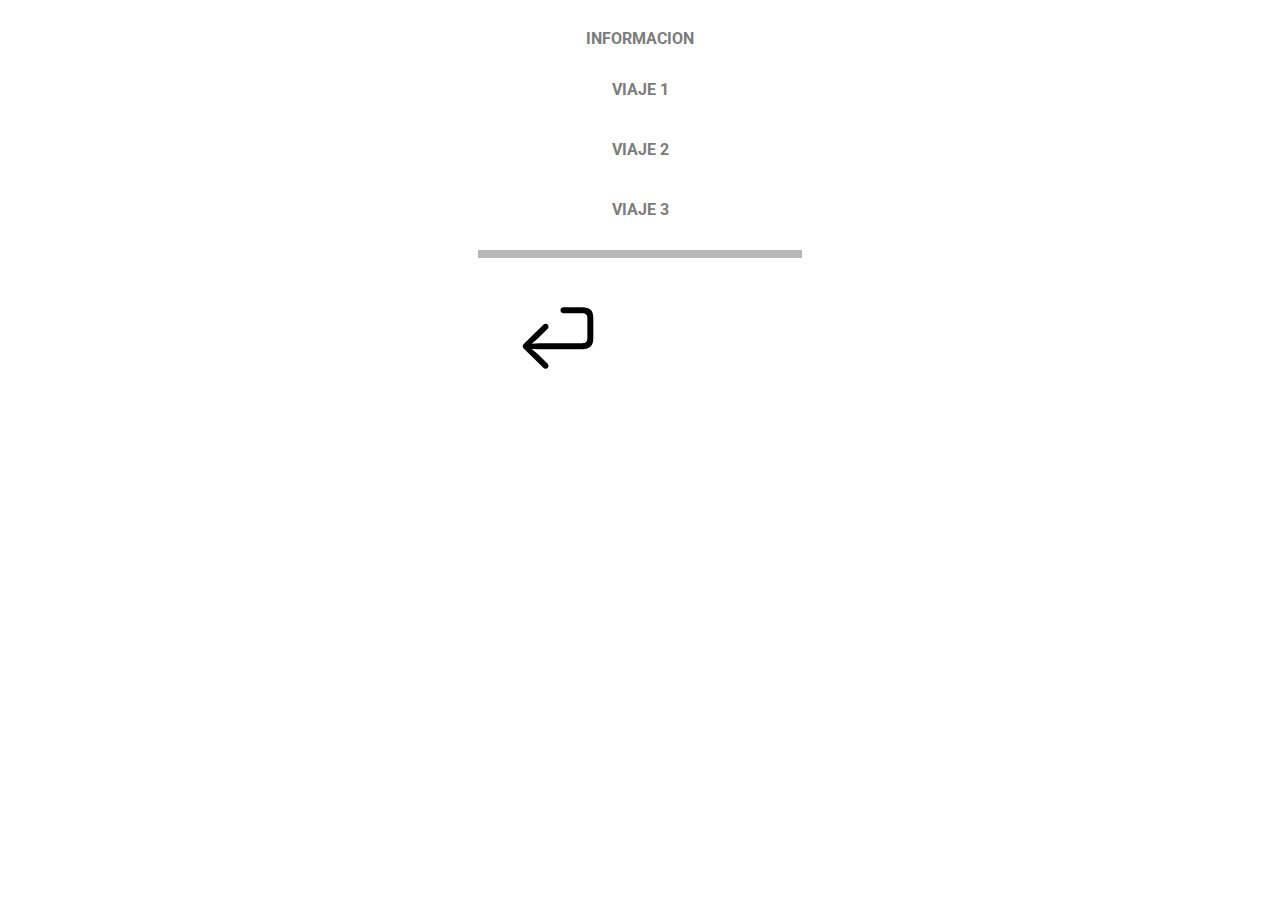
<file: Reports.html>
<!DOCTYPE html>
<html lang="en">
<head>
    <meta charset="UTF-8">
    <meta name="viewport" content="width=device-width, initial-scale=1.0">
    <title>Document</title>
    <link rel="preconnect" href="https://fonts.googleapis.com"><link rel="preconnect" href="https://fonts.gstatic.com" crossorigin><link href="https://fonts.googleapis.com/css2?family=Raleway:wght@700&family=Roboto:wght@400;500;700;900&display=swap" rel="stylesheet">
    <link rel="stylesheet" href=".//CSS/Reports.css">
</head>
<body>
    <div class="Container">
        <h4 class="text">INFORMACION</h4>
        <h4 class="text TextTrip"> VIAJE 1</h4>
        <h4 class="text TextTrip"> VIAJE 2</h4>
        <h4 class="text TextTrip"> VIAJE 3</h4>

        <div class="line"></div>
        <div class="contReturn">
            <a href="./PetTour.html">
                <svg class="Return" xmlns="http://www.w3.org/2000/svg" fill="#000000" width="800px" height="800px" viewBox="0 0 56 56"><path d="M 19.2811 49.5156 C 20.5233 49.5156 21.3436 48.6719 21.3436 47.4531 C 21.3436 46.8438 21.1561 46.3984 20.7811 46.0234 L 14.0311 39.4375 L 9.5780 35.6406 L 15.0858 35.8750 L 44.9920 35.8750 C 50.4529 35.8750 52.7267 33.3672 52.7267 28.0703 L 52.7267 14.2188 C 52.7267 8.7578 50.4529 6.4844 44.9920 6.4844 L 31.8671 6.4844 C 30.5780 6.4844 29.7342 7.4219 29.7342 8.5703 C 29.7342 9.7188 30.5780 10.6562 31.8671 10.6562 L 44.9920 10.6562 C 47.4764 10.6562 48.5545 11.7344 48.5545 14.2188 L 48.5545 28.0703 C 48.5545 30.6250 47.4764 31.7031 44.9920 31.7031 L 15.0858 31.7031 L 9.5780 31.9375 L 14.0311 28.1406 L 20.7811 21.5547 C 21.1561 21.1797 21.3436 20.7109 21.3436 20.1016 C 21.3436 18.9062 20.5233 18.0391 19.2811 18.0391 C 18.7655 18.0391 18.1561 18.2969 17.7577 18.6953 L 3.9764 32.2188 C 3.5077 32.6640 3.2733 33.2031 3.2733 33.7891 C 3.2733 34.3516 3.5077 34.9140 3.9764 35.3594 L 17.7577 48.8828 C 18.1561 49.2813 18.7655 49.5156 19.2811 49.5156 Z"/></svg>
            </a>
        </div>
    </div>
</body>
</html>
</file>
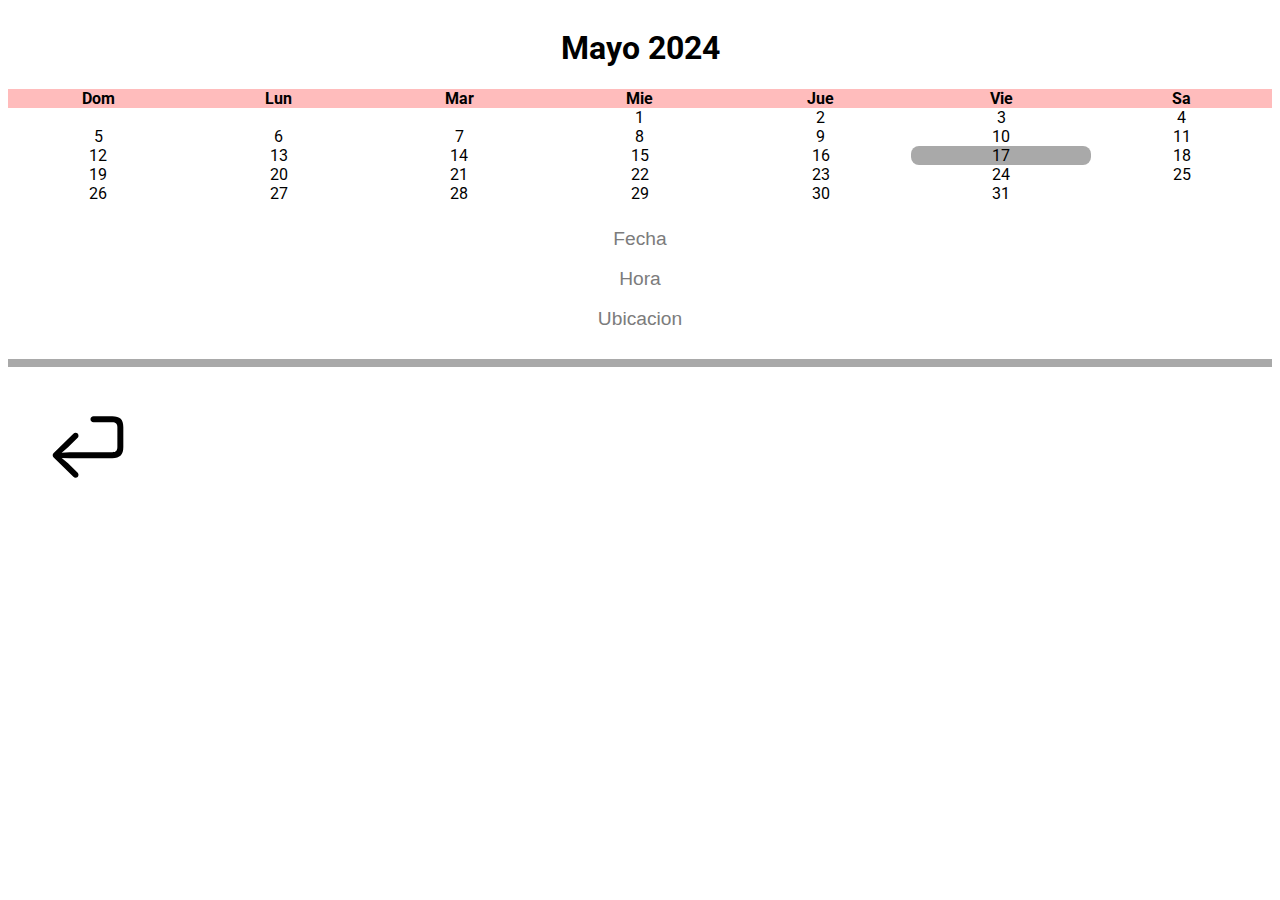
<file: reservas.html>
<!DOCTYPE html>
<html lang="en">
<head>
    <meta charset="UTF-8">
    <meta name="viewport" content="width=device-width, initial-scale=1.0">
    <title>Document</title>
    <link rel="preconnect" href="https://fonts.googleapis.com"><link rel="preconnect" href="https://fonts.gstatic.com" crossorigin><link href="https://fonts.googleapis.com/css2?family=Raleway:wght@700&family=Roboto:wght@400;500;700;900&display=swap" rel="stylesheet">
    <link rel="stylesheet" href=".//CSS/reservas.css">
</head>
<body>
    <div class="Container">
        <div class="contCalendar">
            <h1>Mayo 2024</h1>
            <ol>
                <li class="dayName">Dom</li>
                <li class="dayName">Lun</li>
                <li class="dayName">Mar</li>
                <li class="dayName">Mie</li>
                <li class="dayName">Jue</li>
                <li class="dayName">Vie</li>
                <li class="dayName">Sa</li>

                <li class="primerDia">1</li>
                <li>2</li>
                <li>3</li>
                <li>4</li>
                <li>5</li>
                <li>6</li>
                <li>7</li>
                <li>8</li>
                <li>9</li>
                <li>10</li>
                <li>11</li>
                <li>12</li>
                <li>13</li>
                <li>14</li>
                <li>15</li>
                <li>16</li>
                <li class="Day">17</li>
                <li>18</li>
                <li>19</li>
                <li>20</li>
                <li>21</li>
                <li>22</li>
                <li>23</li>
                <li>24</li>
                <li>25</li>
                <li>26</li>
                <li>27</li>
                <li>28</li>
                <li>29</li>
                <li>30</li>
                <li>31</li>
            </ol>
        </div>
        <button id="button1" class="ButtonCalendar">Fecha</button>
        <div id="info1" class="contInfo">
            <label for="">17/05/2024</label>
        </div>
        <button id="button2" class="ButtonCalendar">Hora</button>
        <div id="info2" class="contInfo">
            <label for="">14:30</label>
        </div>
        <button id="button3" class="ButtonCalendar">Ubicacion</button>
        <div id="info3" class="contInfo">
            <label for="">Parque nacional de bogota</label>
        </div>

        <div class="line"></div>
        <div class="contReturn">
            <a href="./PetTour.html">
                <svg class="Return" xmlns="http://www.w3.org/2000/svg" fill="#000000" width="800px" height="800px" viewBox="0 0 56 56"><path d="M 19.2811 49.5156 C 20.5233 49.5156 21.3436 48.6719 21.3436 47.4531 C 21.3436 46.8438 21.1561 46.3984 20.7811 46.0234 L 14.0311 39.4375 L 9.5780 35.6406 L 15.0858 35.8750 L 44.9920 35.8750 C 50.4529 35.8750 52.7267 33.3672 52.7267 28.0703 L 52.7267 14.2188 C 52.7267 8.7578 50.4529 6.4844 44.9920 6.4844 L 31.8671 6.4844 C 30.5780 6.4844 29.7342 7.4219 29.7342 8.5703 C 29.7342 9.7188 30.5780 10.6562 31.8671 10.6562 L 44.9920 10.6562 C 47.4764 10.6562 48.5545 11.7344 48.5545 14.2188 L 48.5545 28.0703 C 48.5545 30.6250 47.4764 31.7031 44.9920 31.7031 L 15.0858 31.7031 L 9.5780 31.9375 L 14.0311 28.1406 L 20.7811 21.5547 C 21.1561 21.1797 21.3436 20.7109 21.3436 20.1016 C 21.3436 18.9062 20.5233 18.0391 19.2811 18.0391 C 18.7655 18.0391 18.1561 18.2969 17.7577 18.6953 L 3.9764 32.2188 C 3.5077 32.6640 3.2733 33.2031 3.2733 33.7891 C 3.2733 34.3516 3.5077 34.9140 3.9764 35.3594 L 17.7577 48.8828 C 18.1561 49.2813 18.7655 49.5156 19.2811 49.5156 Z"/></svg>
            </a>
        </div>
    </div>

    <script src="./JS/reservas.js"></script>
</body>
</html>
</file>
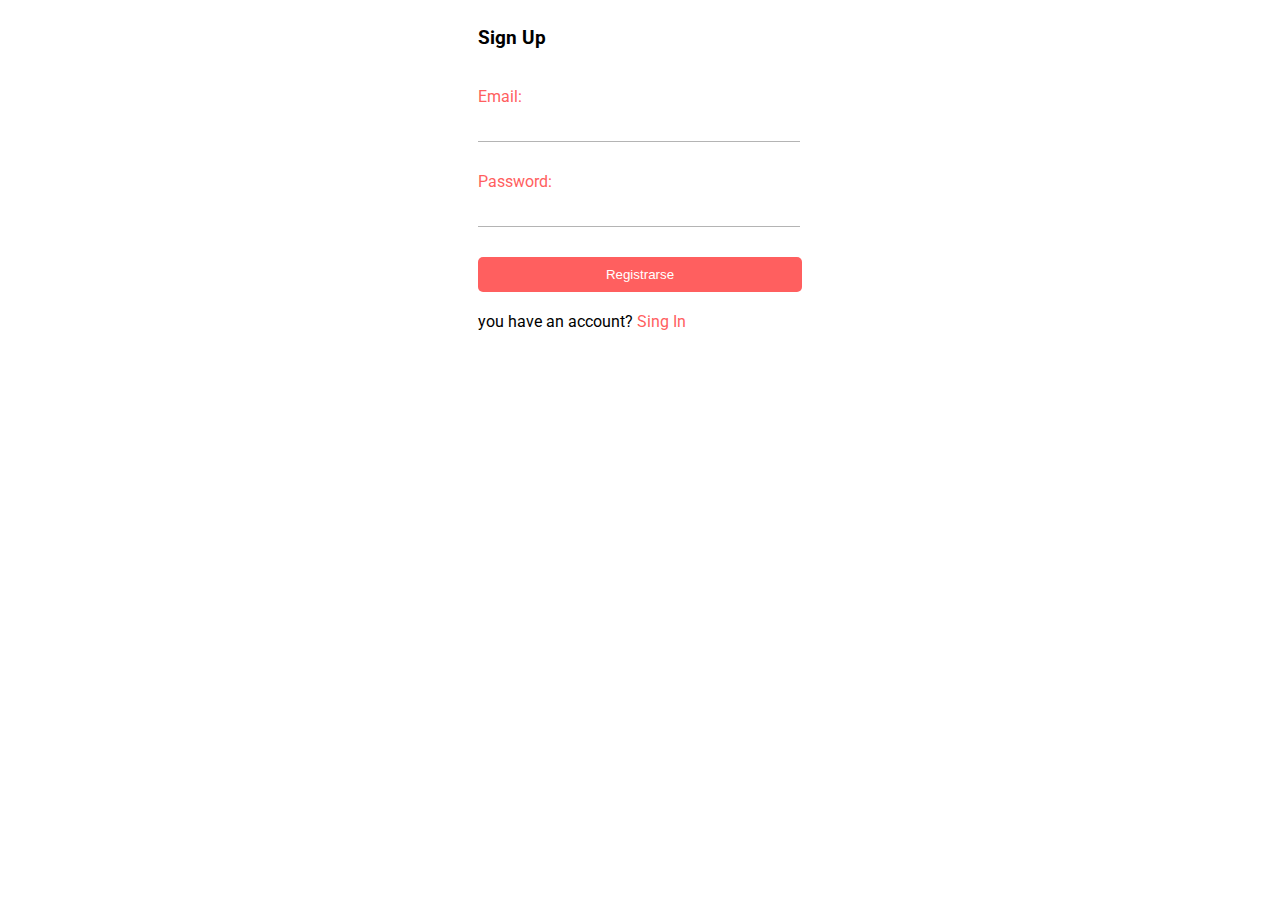
<file: SingUp.html>
<!DOCTYPE html>
<html lang="en">
<head>
    <meta charset="UTF-8">
    <meta name="viewport" content="width=device-width, initial-scale=1.0">
    <title>Document</title>
    <link rel="preconnect" href="https://fonts.googleapis.com"><link rel="preconnect" href="https://fonts.gstatic.com" crossorigin><link href="https://fonts.googleapis.com/css2?family=Raleway:wght@700&family=Roboto:wght@400;500;700;900&display=swap" rel="stylesheet">
    <link rel="stylesheet" href=".//CSS/SingUp.css">

</head>
<body>
    <div class="Container">
        <h3>
            Sign Up
        </h3>

        <div class="RegisterContainer">
            <form id="registerForm" class="registerForm">
                <div class="inputGroup">
                    <label class="Text" for="email">Email:</label>
                    <input type="email" id="email" required>
                </div>

                <div class="inputGroup">
                    <label class="Text" for="email">Password:</label>
                    <input type="password" id="password" required>
                </div>
                <button type="submit">Registrarse</button>
            </form>
            <label class="TextSing" for="">you have an account?  <a class="SingIn" href="index.html">Sing In</a></label>
            
        </div>
    </div>


    <script src="./JS/Regis.js"></script>
</body>
</html>
</file>
<file: CSS/style.css>
body{
    display: flex;
    justify-content: center;
    width: auto;
    height: auto;
    font-family:'Roboto';
}

.Container{
    width: 100%;
    padding: 10px;

}

.contLogoPrin{
    display: flex;
    align-items: center;
    flex-direction: column;
    width: 100%;
}

.logoPrin{
    width: 64px;
    height: 89px;
}

.Printitle{
    margin-top: 1px;
    color: #B4B4B4;
}

.TextLogin{
    color: #7C7C7C;
    margin-top: 0;
    margin-bottom: 30px;
}

.Text{
    color: #FF5F5F;
    margin-top: 20px;
}

.inputGroup {
    margin-bottom: 10px;
}

.ButtonLogin{
    margin-top: 20px;
    width: 100%;
}

.SingContainer{
    margin-left: 10px;
    padding-bottom: 20px;
}
.TextRegis{
    color: #7C7C7C;
}

.TextSing{
    border: none;
    text-decoration: none;
    color: #FF5F5F;

}

.TextSing:focus{
    color: #7C7C7C;
}

.TextSing:hover{
    color: #7C7C7C;
}

input {
    width: calc(100% - 22px);
    padding: 10px;
    border: none;
    border-bottom: 1px solid #B4B4B4;;
}

button {
    width: 100%;
    padding: 10px;
    background-color: #FF5F5F;
    color: white;
    border: none;
    border-radius: 5px;
    cursor: pointer;
}
</file>
<file: CSS/MyPet.css>
body{
    display: flex;
    justify-content: center;
    width: auto;
    height: auto;
    font-family:'Roboto';
}

.Container{
    width: 100%;
    display: flex;
    flex-direction: column;
    justify-content: center;
    align-items: center;
}

.conPrev{
    display: flex;
    flex-direction: row;
    justify-content: space-between;
    width: 100%;
    padding: 0;
    margin-bottom: 0;
}

.buttonModal{
    color: #FF5F5F;
    background-color: transparent;
    border: none;
    font-size: large;
    font-weight: 600;
}

.modal {
    display: none;
    position: fixed;
    z-index: 1; 
    left: 0;
    top: 0;
    width: 100%;
    height: 100%;
    overflow: auto;
    background-color: rgb(0,0,0);
    background-color: rgba(0,0,0,0.4);
}


.modal-content {
    background-color: #fefefe;
    margin: 15% auto; 
    padding: 20px;
    border: 1px solid #888;
    width: 324px; 
}


.close,.close2 {
    color: #aaa;
    float: right; 
    font-size: 28px;
    font-weight: bold;
}

.close:hover,
.close:focus {
    color: black;
    text-decoration: none;
    cursor: pointer;
}

.IconContru{
    height: 50px;
    width: 50px;
}

.conContru{
    display: flex;
    flex-direction: column;
    justify-content: center;
    align-items: center;
    margin-top: 20px;
}

.input{
    border: none;
    border-bottom: 1px solid black;
    margin-bottom: 10px;
}

.buttonAgre{
    background-color: #FF5F5F;
    border-radius: 10px;
    border: none;
    height: 30px;
}

.contFomr{
    display: flex;
    flex-direction: column;
    justify-content: center;
}

.line{
    width: 100%;
    height: 10px;
    background-color: #888;
}

.inputCus{
    margin-top: 10px;
    width: 90%;
    border: 2px solid rgb(165, 165, 255);
    text-align: center;
    margin-bottom: 20px;
}

.IconLocation{
    height: 200px;
    width: 200px;
}

.ButtonDatos{
    width: 100%;
    height: 40px;
    color: #888;
    background-color: transparent;
    border: none;
    font-size: larger;
    font-weight: 500;
}

.ButtonDatos:hover{
    color: #FF5F5F;
    background-color: #ffd7d7;
}

.Return{
    margin-top: 40px;
    width: 80px;
    height: 80px;
    margin-left: 40px;
}

.contReturn{
    width: 100%;
}

.info-div{

    display: none;
    margin-top: 20px;
    margin-bottom: 20px;
    width: 100%;
}

.contRes{
    margin-top: 250px;
    width: 100%;
}

.conText{
    display: flex;
    flex-direction: column;
    align-items: center;
}

.text{
    display: flex;
    justify-content: center;
}
</file>
<file: CSS/PetTour.css>
body{
    display: flex;
    justify-content: center;
    align-items: center;
    width: auto;
    height: auto;
    font-family:'Roboto';
    display: flex;
    flex-direction: column;
}

ul{
    padding-left: 20px;
	margin: 0;
    margin-bottom: 20px;
    margin-top: 20px;
}

li{
    margin-bottom: 10px;
}

a{
    text-decoration: none;
}
.Container{
    width: 100%;
    display: flex;
    flex-direction: column;
    align-items: center;
    padding: 10px;
}

.contLogoPrin{
    display: flex;
    align-items: center;
    flex-direction: column;
    width: 100%;
    position: relative;
    margin-top: 30px;
}

.logoPrin{
    width: 64px;
    height: 89px;
}

.Printitle{
    margin-top: 1px;
    color: #B4B4B4;
}

.conBarra{
    width: 324px;
    display: flex;
    flex-direction: row;
    justify-content: space-around;
    margin-top: 30px;
}

.contPrint{
    width: 100%;
    display: flex;
    flex-direction: column;
    align-items: center;

}

.contPrintHo{
    margin: 0;
    width: 100%;
    display: flex;
    flex-direction: column;
    justify-content: center;
    align-items: center;
}

.contPrintHo:hover{
    .textBarra{
        color: #FF5F5F;
    }
    .barraDoCa{
        background-color: #FF5F5F;
    }
    .print{
        fill: #FF5F5F;
    }

}


.textBarra{
    margin-top: 5px;
    margin-bottom: 0px;
    color: #B4B4B4;
    border: none;
}

.print{
    width: 50px;
    height: 50px;
}

.contSvg{
    display: flex;
    justify-content: center;

}

.barra{
    width: 100%;
    height: 5px;
}

.barraHome{
    width: 100%;
    background-color: black;

}

.barraDoCa{
    width: 100%;
    background-color: #B4B4B4;
}


.ContInfo{
    width: 324px;
}

.dog{
    fill: #B4B4B4;
}

.line{
    width: 100%;
    height: 8px;
    background-color: #B4B4B4;
}

.contips{
    display: flex;
    flex-direction: row;
    align-items: center;
}

.Tips{
    width: 30px;
    height: 30px;
    margin-right: 10px;
}

.contimages{
    display: flex;
    flex-direction: row;
    justify-content: space-between;
    margin-bottom: 20px;
}

.modal {
    display: none;
    position: fixed; 
    z-index: 1;
    width: 100%; 
    height: 100%; 
    overflow: auto; 
    background-color: rgb(0,0,0); 
    background-color: rgba(0,0,0,0.4); 
}

.modal-content {
    background-color: #fefefe;
    padding: 20px;
    border: 1px solid #888;
    width: 200px;
    height: 100%; 
}

.close {
    color: #aaa;
    float: left;
    font-size: 28px;
    font-weight: bold;

}

.close:hover,
.close:focus {
    color: black;
    text-decoration: none;
    cursor: pointer;
}

.OpenModal{
    width: 50px;
    height: 50px;
}

.openModalBtn{
    background-color: transparent;
    border: none;
}

.OpenModal:hover{
    .Icon{
        fill: #FF5F5F;
    }
}


.conButton{
    width: 324px;
    position: absolute;
}

.ContPerfil{
    display: flex;
    flex-direction: column;
    align-items: center;
    justify-content: center;
    margin-top: 50px;
}

.IconPerfil{
    width: 50px;
    height: 50px;
}

.NamePerfil{
    padding: 0;
    margin-bottom: 10px;
    color: #5c5c5c;
}

.TextPerfil{
    font-size: x-small;
    margin-top: 0px;
    color: #B4B4B4;
}

.list{
    list-style: none;
    padding: 0;
}

.secPerfil{
    display: flex;
    align-items: center;
    justify-content: space-between;
    color: #5c5c5c;
}

.secPerfil:hover{
    color: #FF5F5F;
    .printPerfil{
        fill: #FF5F5F;
    }
}

.printPerfil{
    width: 20px;
    height: 20px;
}

.simbol{
    font-size: 20px;
}

.Return{
    margin-top: 100px;
    width: 80px;
    height: 80px;
    margin-left: 30px;
}
</file>
<file: CSS/Reports.css>
body{
    display: flex;
    justify-content: center;
    width: auto;
    height: auto;
    font-family:'Roboto';
}

.Container{
    width: 324px;
    display: flex;
    flex-direction: column;
    justify-content: center;
    align-items: center;
}

.text{
    color: #7C7C7C;
}

.line{
    width: 100%;
    height: 8px;
    background-color: #b8b8b8;
}

.Return{
    margin-top: 40px;
    width: 80px;
    height: 80px;
    margin-left: 40px;
}

.contReturn{
    width: 100%;
}

.TextTrip{
    padding: 10px;
    margin-top: 0;
}

.TextTrip:hover{
    background-color: #ffd4d4;
    width: 100%;
    text-align: center;
    padding: 10px;
}
</file>
<file: CSS/reservas.css>
body{
    display: flex;
    justify-content: center;
    width: auto;
    height: auto;
    font-family:'Roboto';
}

.Container{
    width: 100%;
    display: flex;
    flex-direction: column;
    justify-content: center;
    align-items: center;
}

.ButtonCalendar{
    width: 90%;
    height: 40px;
    color: #7C7C7C;
    background-color: transparent;
    border: none;
    font-size: larger;
    font-weight: 500;
}

.ButtonCalendar:hover{
    color: #FF5F5F;
    background-color: #ffd4d4;
}

.line{
    margin-top: 20px;
    width: 100%;
    height: 8px;
    background-color: #a9a9a9;
}

.Return{
    margin-top: 40px;
    width: 80px;
    height: 80px;
    margin-left: 40px;
}

.contReturn{
    width: 100%;
}

.contInfo{
    display: none;
    margin-bottom: 20px;
    margin-top: 20px;
}
ol{
    list-style: none;
    display: grid;
    grid-template-columns: repeat(7, 1fr);
    padding: 0;
}

.primerDia{
grid-column-start: 4;
}

.dayName{
    background-color: #ffbcbc;
    font-weight: bold;
    text-align: center;
}

.dayName:hover{
    border-radius: 1px;
    background-color:#ffbcbc ;
}

.contCalendar{
    width: 100%;
    text-align: center;
}

li:hover{
    background-color: #FF5F5F;
    border-radius: 8px;
}

.Day{
    border-radius: 8px;
    background-color: #a9a9a9;
}
</file>
<file: CSS/SingUp.css>
body{
    display: flex;
    justify-content: center;
    width: auto;
    height: auto;
    font-family:'Roboto';
}

.Container{
    width: 324px;
}

.RegisterContainer {
    display: flex;
    flex-direction: column;
}

.registerForm{
    display: flex;
    flex-direction: column;
}

.TextLogin{
    color: #7C7C7C;
    margin-top: 0;
    margin-bottom: 30px;
}

.Text{
    color: #FF5F5F;
    margin-top: 20px;
}

.inputGroup {
    margin-bottom: 10px;
    display: flex;
    flex-direction: column;
}

.ButtonLogin{
    margin-top: 20px;
    width: 100%;
}

.SingIn{
    border: none;
    text-decoration: none;
    color: #FF5F5F;
}

.SingIn:hover{
    color: #7C7C7C;
}

.TextSing{
    margin-top: 20px;
}
input {
    width: calc(100% - 22px);
    padding: 10px;
    border: none;
    border-bottom: 1px solid #B4B4B4;;
}

button {
    margin-top: 20px;
    width: 100%;
    padding: 10px;
    background-color: #FF5F5F;
    color: white;
    border: none;
    border-radius: 5px;
    cursor: pointer;
}
</file>
